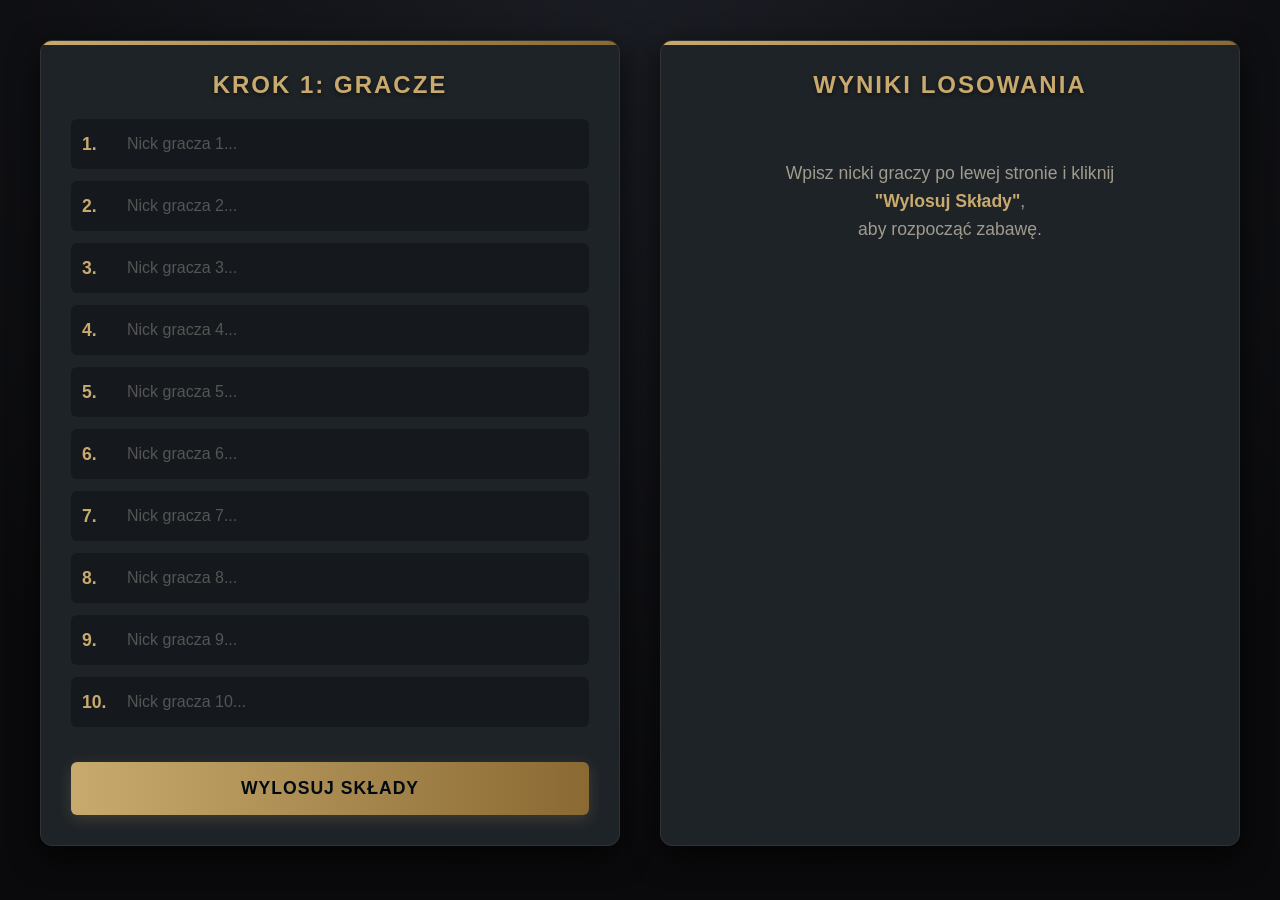
<file: index.html>
<!DOCTYPE html>
<html lang="pl">
<head>
    <meta charset="UTF-8">
    <meta name="viewport" content="width=device-width, initial-scale=1.0">
    <title>Losowacz Customów LoL</title>
    <style>
        /* --- STYLIZACJA (CSS) --- */
        :root {
            /* Kolorystyka w stylu League of Legends (Hextech / Dark) */
            --bg-dark: #0a0a0c;
            --panel-bg: #1e2328;
            --border-color: #c8aa6e; /* Złoty / Hextech */
            --border-hover: #f0e6d2;
            --text-main: #f0e6d2;
            --text-muted: #a09b8c;
            --blue-team: #0ac8b9;
            --red-team: #e84057;
            --btn-bg: linear-gradient(to right, #c8aa6e, #8a6a32);
            --btn-hover: linear-gradient(to right, #f0e6d2, #c8aa6e);
        }

        * {
            box-sizing: border-box;
            margin: 0;
            padding: 0;
        }

        body {
            font-family: 'Segoe UI', Tahoma, Geneva, Verdana, sans-serif;
            background-color: var(--bg-dark);
            color: var(--text-main);
            min-height: 100vh;
            display: flex;
            justify-content: center;
            align-items: flex-start;
            padding: 40px 20px;
            /* Subtelne tło z gradientem dla głębi */
            background-image: radial-gradient(circle at top, #1a1c23 0%, var(--bg-dark) 80%);
        }

        h1, h2, h3 {
            color: var(--border-color);
            text-align: center;
            text-transform: uppercase;
            letter-spacing: 2px;
            margin-bottom: 20px;
            text-shadow: 0 2px 4px rgba(0,0,0,0.5);
        }

        .container {
            display: flex;
            flex-wrap: wrap;
            gap: 40px;
            max-width: 1200px;
            width: 100%;
        }

        .panel {
            background-color: var(--panel-bg);
            padding: 30px;
            border-radius: 12px;
            border: 1px solid #333;
            flex: 1;
            min-width: 320px;
            box-shadow: 0 10px 30px rgba(0, 0, 0, 0.7);
            position: relative;
            overflow: hidden;
        }

        /* Ozdobny pasek na górze panelu */
        .panel::before {
            content: '';
            position: absolute;
            top: 0;
            left: 0;
            right: 0;
            height: 4px;
            background: var(--btn-bg);
        }

        /* --- KROK 1: Pola tekstowe --- */
        .players-grid {
            display: grid;
            grid-template-columns: 1fr;
            gap: 12px;
            margin-bottom: 20px;
        }

        .player-input-group {
            display: flex;
            align-items: center;
            background: rgba(0,0,0,0.3);
            border: 1px solid transparent;
            border-radius: 6px;
            padding: 5px 10px;
            transition: border-color 0.3s;
        }

        .player-input-group:focus-within {
            border-color: var(--border-color);
        }

        .player-input-group label {
            width: 35px;
            color: var(--border-color);
            font-weight: bold;
            font-size: 1.1rem;
        }

        .player-input-group input {
            flex: 1;
            background: transparent;
            border: none;
            color: var(--text-main);
            padding: 10px;
            font-size: 1rem;
            outline: none;
        }

        .player-input-group input::placeholder {
            color: #555;
        }

        /* --- Przyciski --- */
        .action-btn {
            width: 100%;
            background: var(--btn-bg);
            color: #010a13;
            border: none;
            padding: 16px;
            font-size: 1.1rem;
            font-weight: bold;
            text-transform: uppercase;
            letter-spacing: 1px;
            cursor: pointer;
            border-radius: 6px;
            margin-top: 15px;
            transition: all 0.3s ease;
            box-shadow: 0 4px 15px rgba(200, 170, 110, 0.2);
        }

        .action-btn:hover {
            transform: translateY(-2px);
            background: var(--btn-hover);
            box-shadow: 0 6px 20px rgba(200, 170, 110, 0.4);
        }

        .action-btn:disabled {
            background: #333;
            color: #777;
            cursor: not-allowed;
            transform: none;
            box-shadow: none;
        }

        /* --- KROK 2,3,4: Tabele drużyn --- */
        .teams-wrapper {
            display: flex;
            flex-direction: column;
            gap: 20px;
            margin-bottom: 20px;
        }

        .team-box {
            padding: 20px;
            border-radius: 10px;
            border: 2px solid transparent;
            background: rgba(0,0,0,0.2);
        }

        .team-blue {
            border-color: rgba(10, 200, 185, 0.3);
            box-shadow: inset 0 0 20px rgba(10, 200, 185, 0.05);
        }

        .team-blue h3 { color: var(--blue-team); }

        .team-red {
            border-color: rgba(232, 64, 87, 0.3);
            box-shadow: inset 0 0 20px rgba(232, 64, 87, 0.05);
        }

        .team-red h3 { color: var(--red-team); }

        .player-list {
            list-style: none;
        }

        .player-list li {
            background: rgba(255,255,255,0.03);
            margin-bottom: 8px;
            padding: 12px 15px;
            border-radius: 6px;
            display: flex;
            justify-content: space-between;
            align-items: center;
            border-left: 3px solid transparent;
            transition: all 0.3s;
        }

        .team-blue .player-list li { border-left-color: var(--blue-team); }
        .team-red .player-list li { border-left-color: var(--red-team); }

        .player-name { 
            font-weight: 600; 
            font-size: 1.05rem; 
        }
        
        .player-details {
            text-align: right;
        }

        .player-role { 
            color: var(--border-color); 
            font-size: 0.9rem; 
            font-weight: bold;
            text-transform: uppercase;
        }

        .player-champ { 
            color: var(--text-muted); 
            font-style: italic; 
            font-size: 0.95rem;
            margin-left: 8px;
        }

        /* --- Stany i animacje --- */
        .hidden {
            display: none !important;
        }

        .fade-in {
            animation: fadeIn 0.5s ease-out forwards;
        }

        @keyframes fadeIn {
            from { opacity: 0; transform: translateY(15px); }
            to { opacity: 1; transform: translateY(0); }
        }

        /* Komunikat startowy */
        .placeholder-msg {
            text-align: center;
            color: var(--text-muted);
            margin-top: 60px;
            font-size: 1.1rem;
            line-height: 1.6;
        }

        @media (max-width: 768px) {
            .container { flex-direction: column; }
        }
    </style>
</head>
<body>

    <div class="container fade-in">
        <!-- LEWY PANEL - Wprowadzanie graczy -->
        <div class="panel">
            <h2>Krok 1: Gracze</h2>
            <div id="inputs-container" class="players-grid">
                <!-- Pola wygenerowane przez JavaScript -->
            </div>
            <button id="btn-teams" class="action-btn">Wylosuj Składy</button>
        </div>

        <!-- PRAWY PANEL - Wyniki -->
        <div class="panel">
            <h2>Wyniki Losowania</h2>
            
            <!-- Komunikat widoczny na start -->
            <div id="placeholder-msg" class="placeholder-msg">
                Wpisz nicki graczy po lewej stronie i kliknij <br>
                <strong style="color: var(--border-color);">"Wylosuj Składy"</strong>, <br>aby rozpocząć zabawę.
            </div>

            <!-- Kontener na wyniki (ukryty na start) -->
            <div id="results-area" class="hidden">
                <div class="teams-wrapper">
                    <!-- Niebieska drużyna -->
                    <div class="team-box team-blue">
                        <h3>Niebieska Drużyna</h3>
                        <ul id="blue-list" class="player-list"></ul>
                    </div>

                    <!-- Czerwona drużyna -->
                    <div class="team-box team-red">
                        <h3>Czerwona Drużyna</h3>
                        <ul id="red-list" class="player-list"></ul>
                    </div>
                </div>

                <!-- Przyciski do kolejnych kroków (ukryte na start) -->
                <button id="btn-roles" class="action-btn hidden">Wylosuj Linie</button>
                <button id="btn-champs" class="action-btn hidden">Wylosuj Postacie</button>
            </div>
        </div>
    </div>

    <script>
        // ==========================================
        // KONFIGURACJA I ZMIENNE
        // ==========================================
        
        // Dostępne role (linie) na mapie
        const ROLES = ["Top", "Jungle", "Mid", "ADC", "Support"];
        
        // Zmienne przechowujące aktualny stan aplikacji
        let players = [];
        let blueTeam = [];
        let redTeam = [];

        // Pobieranie elementów interfejsu (HTML) do zmiennych, aby łatwo nimi zarządzać
        const inputsContainer = document.getElementById('inputs-container');
        const btnTeams = document.getElementById('btn-teams');
        const btnRoles = document.getElementById('btn-roles');
        const btnChamps = document.getElementById('btn-champs');
        
        const resultsArea = document.getElementById('results-area');
        const placeholderMsg = document.getElementById('placeholder-msg');
        const blueList = document.getElementById('blue-list');
        const redList = document.getElementById('red-list');

        // ==========================================
        // FUNKCJE POMOCNICZE
        // ==========================================

        // 1. Generowanie 10 pól do wpisania nicków przy starcie strony
        function createInputs() {
            for (let i = 1; i <= 10; i++) {
                const div = document.createElement('div');
                div.className = 'player-input-group';
                div.innerHTML = `
                    <label>${i}.</label>
                    <input type="text" id="player${i}" placeholder="Nick gracza ${i}..." />
                `;
                inputsContainer.appendChild(div);
            }
        }

        // 2. Funkcja mieszająca tablicę (algorytm Fisher-Yates) - zapewnia 100% losowości
        function shuffleArray(array) {
            let shuffled = [...array];
            for (let i = shuffled.length - 1; i > 0; i--) {
                const j = Math.floor(Math.random() * (i + 1));
                // Zamiana miejscami
                [shuffled[i], shuffled[j]] = [shuffled[j], shuffled[i]];
            }
            return shuffled;
        }

        // 3. Funkcja wyświetlająca drużyny na ekranie (aktualizuje HTML)
        function renderTeams() {
            // Czyszczenie aktualnych list HTML
            blueList.innerHTML = '';
            redList.innerHTML = '';

            // Funkcja pomocnicza generująca HTML pojedynczego gracza
            const generatePlayerHTML = (player) => {
                let html = `<span class="player-name">${player.name}</span><div class="player-details">`;
                if (player.role) {
                    html += `<span class="player-role">${player.role}</span>`;
                }
                if (player.champion) {
                    // Jeśli ma postać, dodajemy ją za rolą
                    html += `<span class="player-champ">${player.role ? '|' : ''} ${player.champion}</span>`;
                }
                html += `</div>`;
                return `<li>${html}</li>`;
            };

            // Dodawanie graczy do listy Niebieskich
            blueTeam.forEach(player => {
                blueList.innerHTML += generatePlayerHTML(player);
            });

            // Dodawanie graczy do listy Czerwonych
            redTeam.forEach(player => {
                redList.innerHTML += generatePlayerHTML(player);
            });
        }

        // ==========================================
        // GŁÓWNA LOGIKA - OBSŁUGA PRZYCISKÓW
        // ==========================================

        // KROK 2: LOSOWANIE SKŁADÓW (Podział na 2 drużyny)
        btnTeams.addEventListener('click', () => {
            players = []; // Resetowanie listy w razie ponownego kliknięcia

            // Zbieranie nicków ze wszystkich 10 pól
            for (let i = 1; i <= 10; i++) {
                let name = document.getElementById(`player${i}`).value.trim();
                // Jeśli ktoś nie wpisał nicku, dajemy mu domyślny "Gracz X"
                if (name === "") name = `Gracz ${i}`;
                
                // Tworzymy obiekt gracza (na początku nie ma roli ani postaci)
                players.push({ name: name, role: null, champion: null });
            }

            // Losowe mieszanie listy graczy
            const shuffledPlayers = shuffleArray(players);

            // Podział graczy: pierwsi 5 to Niebiescy, kolejni 5 to Czerwoni
            blueTeam = shuffledPlayers.slice(0, 5);
            redTeam = shuffledPlayers.slice(5, 10);

            // Aktualizacja wyglądu (ukrywamy komunikat startowy, pokazujemy wyniki)
            placeholderMsg.classList.add('hidden');
            resultsArea.classList.remove('hidden');
            
            // Renderowanie HTML
            renderTeams();

            // Zarządzanie przyciskami (pokazujemy Krok 3, ukrywamy Krok 4 i resetujemy jego stan w razie ponownego losowania)
            btnRoles.classList.remove('hidden');
            btnRoles.classList.add('fade-in');
            
            btnChamps.classList.add('hidden');
            btnChamps.disabled = false;
            btnChamps.innerText = "Wylosuj Postacie";
        });

        // KROK 3: LOSOWANIE LINII (Ról w grze)
        btnRoles.addEventListener('click', () => {
            // Mieszamy pulę 5 ról niezależnie dla każdej z drużyn
            const blueRoles = shuffleArray(ROLES);
            const redRoles = shuffleArray(ROLES);

            // Przypisywanie wylosowanych ról graczom
            blueTeam.forEach((player, index) => {
                player.role = blueRoles[index];
            });

            redTeam.forEach((player, index) => {
                player.role = redRoles[index];
            });

            // Aktualizacja widoku
            renderTeams();

            // Ukrywamy przycisk ról i pokazujemy kolejny krok: Losowanie Postaci
            btnRoles.classList.add('hidden');
            
            btnChamps.classList.remove('hidden');
            btnChamps.classList.add('fade-in');
        });

        // KROK 4: POBIERANIE Z API I LOSOWANIE POSTACI (Championów)
        // Słowo 'async' oznacza, że funkcja wykonuje zapytania do internetu w tle
        btnChamps.addEventListener('click', async () => {
            // Zabezpieczenie przed wielokrotnym klikaniem podczas ładowania
            btnChamps.disabled = true;
            btnChamps.innerText = "Pobieranie danych z API Riot...";

            try {
                // Krok 4.1: Pobranie najnowszego numeru Patcha (wersji gry)
                const versionResponse = await fetch('https://ddragon.leagueoflegends.com/api/versions.json');
                const versions = await versionResponse.json();
                const latestPatch = versions[0]; // Pierwszy element to najnowszy patch

                // Krok 4.2: Pobranie aktualnej listy postaci dla tej konkretnej wersji w języku polskim
                const champsResponse = await fetch(`https://ddragon.leagueoflegends.com/cdn/${latestPatch}/data/pl_PL/champion.json`);
                const champsData = await champsResponse.json();
                
                // champsData.data to obiekt, wyciągamy z niego tylko nazwy postaci do tablicy
                const allChampions = Object.values(champsData.data).map(champ => champ.name);

                // Mieszamy pulę wszystkich postaci (ponad 160)
                const shuffledChampions = shuffleArray(allChampions);

                // Przypisujemy unikalne postacie każdemu z 10 graczy
                // Używamy indeksów od 0 do 4 dla Niebieskich i od 5 do 9 dla Czerwonych
                blueTeam.forEach((player, index) => {
                    player.champion = shuffledChampions[index];
                });

                redTeam.forEach((player, index) => {
                    player.champion = shuffledChampions[index + 5];
                });

                // Aktualizacja widoku z wylosowanymi postaciami
                renderTeams();
                
                // Koniec procesu - ukrywamy przycisk
                btnChamps.classList.add('hidden');

            } catch (error) {
                // W razie problemu z internetem lub API
                console.error("Wystąpił błąd podczas pobierania danych:", error);
                btnChamps.innerText = "Błąd pobierania! Spróbuj ponownie.";
                btnChamps.disabled = false; // Pozwalamy kliknąć jeszcze raz
            }
        });

        // ==========================================
        // START APLIKACJI
        // ==========================================
        // Tworzymy pola tekstowe od razu po załadowaniu skryptu
        createInputs();

    </script>
</body>
</html>
</file>
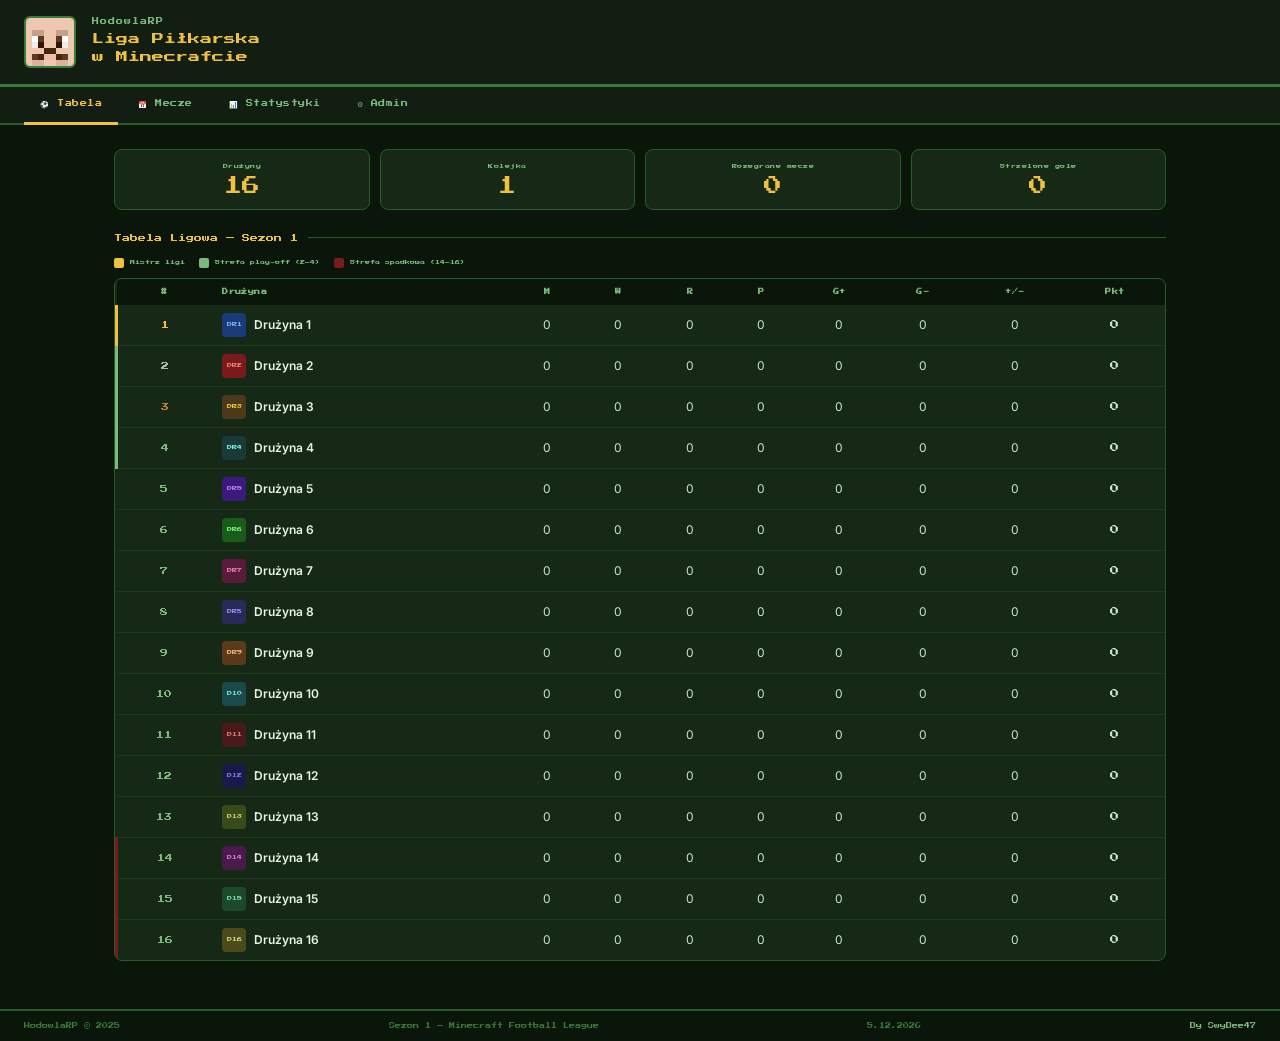
<file: LigaPilkarska/index.html>
<!DOCTYPE html>
<html lang="pl">
<head>
<meta charset="UTF-8" />
<meta name="viewport" content="width=device-width, initial-scale=1.0" />
<title>Liga Piłkarska – HodowlaRP</title>
<link href="https://fonts.googleapis.com/css2?family=Press+Start+2P&family=Inter:wght@400;500;600;700&display=swap" rel="stylesheet" />
<style>
  *, *::before, *::after { box-sizing: border-box; margin: 0; padding: 0; }

  :root {
    --bg:        #0a160a;
    --bg2:       #111e11;
    --bg3:       #162916;
    --border:    #2a5a2a;
    --border2:   #1e3a1e;
    --green:     #3a7a3a;
    --green-lt:  #7db87d;
    --gold:      #f0c040;
    --gold-dk:   #b88e20;
    --white:     #e8f4e8;
    --muted:     #c8e6c8;
    --red-zone:  #7a1a1a;
    --font-px:   'Press Start 2P', monospace;
    --font-body: 'Inter', sans-serif;
  }

  html, body { height: 100%; }
  body {
    font-family: var(--font-body);
    background: var(--bg);
    color: var(--white);
    min-height: 100vh;
  }

  /* ── HEADER ── */
  .site-header {
    background: var(--bg2);
    border-bottom: 3px solid var(--green);
    padding: 1rem 1.5rem;
    display: flex;
    align-items: center;
    gap: 1rem;
    position: sticky;
    top: 0;
    z-index: 100;
  }
  .logo-img {
    width: 52px; height: 52px;
    border-radius: 6px;
    border: 2px solid var(--green);
    image-rendering: pixelated;
    flex-shrink: 0;
    overflow: hidden;
  }
  .logo-img img { width: 100%; height: 100%; object-fit: cover; display: block; image-rendering: pixelated; }
  .header-text {}
  .header-sub { font-family: var(--font-px); font-size: 7px; color: var(--green-lt); letter-spacing: 1px; margin-bottom: 5px; }
  .header-title { font-family: var(--font-px); font-size: 12px; color: var(--gold); line-height: 1.5; }

  /* ── NAV ── */
  .site-nav {
    background: var(--bg2);
    border-bottom: 2px solid var(--border);
    display: flex;
    padding: 0 1.5rem;
    gap: 4px;
  }
  .nav-btn {
    font-family: var(--font-px);
    font-size: 7px;
    color: var(--green-lt);
    background: none;
    border: none;
    border-bottom: 3px solid transparent;
    margin-bottom: -2px;
    padding: 0.8rem 1rem;
    cursor: pointer;
    letter-spacing: 0.5px;
    transition: color .2s;
  }
  .nav-btn:hover { color: var(--white); }
  .nav-btn.active { color: var(--gold); border-bottom-color: var(--gold); }

  /* ── MAIN ── */
  .main { padding: 1.5rem; max-width: 1100px; margin: 0 auto; }

  /* ── STATS CARDS ── */
  .stats-row { display: grid; grid-template-columns: repeat(4, 1fr); gap: 10px; margin-bottom: 1.5rem; }
  @media (max-width: 600px) { .stats-row { grid-template-columns: repeat(2, 1fr); } }
  .stat-card {
    background: var(--bg3);
    border: 1px solid var(--border);
    border-radius: 8px;
    padding: 14px 10px;
    text-align: center;
  }
  .stat-label { font-family: var(--font-px); font-size: 5px; color: var(--green-lt); margin-bottom: 8px; letter-spacing: .5px; }
  .stat-value { font-family: var(--font-px); font-size: 18px; color: var(--gold); }

  /* ── SECTION TITLE ── */
  .section-title {
    font-family: var(--font-px);
    font-size: 8px;
    color: var(--gold);
    margin-bottom: 1rem;
    display: flex;
    align-items: center;
    gap: 10px;
  }
  .section-title::after { content: ''; flex: 1; height: 1px; background: var(--border); }

  /* ── LEGEND ── */
  .legend { display: flex; flex-wrap: wrap; gap: 14px; margin-bottom: 10px; }
  .legend-item { display: flex; align-items: center; gap: 6px; font-family: var(--font-px); font-size: 5px; color: var(--green-lt); }
  .legend-dot { width: 10px; height: 10px; border-radius: 2px; }

  /* ── TABLE ── */
  .table-wrap { background: var(--bg3); border: 1px solid var(--border); border-radius: 8px; overflow-x: auto; margin-bottom: 1.5rem; }
  .liga-table { width: 100%; border-collapse: collapse; font-size: 12px; min-width: 600px; }
  .liga-table th {
    font-family: var(--font-px);
    font-size: 6px;
    color: var(--green-lt);
    background: var(--bg);
    padding: 10px 10px;
    text-align: left;
    white-space: nowrap;
    letter-spacing: .4px;
  }
  .liga-table th:not(:nth-child(2)) { text-align: center; }
  .liga-table td { padding: 8px 10px; color: var(--muted); border-bottom: 1px solid var(--border2); vertical-align: middle; }
  .liga-table td:not(:nth-child(2)) { text-align: center; }
  .liga-table tbody tr:last-child td { border-bottom: none; }
  .liga-table tbody tr:hover td { background: var(--border2); }

  .zone-champ td:first-child { border-left: 3px solid var(--gold); }
  .zone-playoff td:first-child { border-left: 3px solid var(--green-lt); }
  .zone-rel td:first-child { border-left: 3px solid var(--red-zone); }

  .pos-num { font-family: var(--font-px); font-size: 8px; color: var(--green-lt); }
  .pos-gold   { color: var(--gold); }
  .pos-silver { color: #b0b8b0; }
  .pos-bronze { color: #cd7f32; }

  .team-cell { display: flex; align-items: center; gap: 8px; }
  .team-icon {
    width: 24px; height: 24px;
    border-radius: 4px;
    font-family: var(--font-px);
    font-size: 5px;
    display: flex; align-items: center; justify-content: center;
    flex-shrink: 0;
  }
  .team-name { font-weight: 600; color: var(--white); font-size: 12px; }
  .pts-cell { font-family: var(--font-px); font-size: 9px; color: var(--gold); }

  /* ── TABS CONTENT ── */
  .tab-content { display: none; }
  .tab-content.active { display: block; }

  /* ── MECZE ── */
  .mecze-grid { display: flex; flex-direction: column; gap: 8px; }
  .kolejka-label {
    font-family: var(--font-px);
    font-size: 6px;
    color: var(--green-lt);
    margin: 1rem 0 6px;
    letter-spacing: 1px;
  }
  .mecz-card {
    background: var(--bg3);
    border: 1px solid var(--border);
    border-radius: 8px;
    padding: 12px 16px;
    display: flex;
    align-items: center;
    gap: 8px;
  }
  .mecz-team { flex: 1; font-weight: 600; font-size: 13px; color: var(--white); }
  .mecz-team.right { text-align: right; }
  .mecz-score {
    font-family: var(--font-px);
    font-size: 10px;
    color: var(--gold);
    background: var(--bg);
    border: 1px solid var(--green);
    border-radius: 6px;
    padding: 6px 16px;
    white-space: nowrap;
    min-width: 80px;
    text-align: center;
  }
  .mecz-score.played { color: var(--white); }
  .mecz-date { font-family: var(--font-px); font-size: 5px; color: var(--green-lt); white-space: nowrap; }

  /* ── STATYSTYKI ── */
  .stats-section { margin-bottom: 2rem; }
  .stats-table-wrap { background: var(--bg3); border: 1px solid var(--border); border-radius: 8px; overflow-x: auto; }
  .stats-table { width: 100%; border-collapse: collapse; font-size: 12px; min-width: 400px; }
  .stats-table th { font-family: var(--font-px); font-size: 6px; color: var(--green-lt); background: var(--bg); padding: 10px; text-align: left; }
  .stats-table th:not(:nth-child(2)) { text-align: center; }
  .stats-table td { padding: 8px 10px; color: var(--muted); border-bottom: 1px solid var(--border2); vertical-align: middle; }
  .stats-table td:not(:nth-child(2)) { text-align: center; }
  .stats-table tbody tr:last-child td { border-bottom: none; }
  .stats-table tbody tr:hover td { background: var(--border2); }
  .rank-num { font-family: var(--font-px); font-size: 8px; color: var(--green-lt); }
  .highlight { font-family: var(--font-px); font-size: 9px; color: var(--gold); }

  /* ── ADMIN PANEL ── */
  .admin-section { background: var(--bg3); border: 1px solid var(--border); border-radius: 8px; padding: 1.25rem; margin-bottom: 1.5rem; }
  .admin-row { display: flex; flex-wrap: wrap; gap: 10px; margin-bottom: 10px; align-items: flex-end; }
  .admin-field { display: flex; flex-direction: column; gap: 4px; }
  .admin-field label { font-family: var(--font-px); font-size: 5px; color: var(--green-lt); letter-spacing: .5px; }
  .admin-field select, .admin-field input {
    font-family: var(--font-body);
    font-size: 13px;
    background: var(--bg);
    color: var(--white);
    border: 1px solid var(--border);
    border-radius: 6px;
    padding: 7px 10px;
    min-width: 120px;
  }
  .admin-field input[type=number] { min-width: 60px; max-width: 80px; }
  .btn {
    font-family: var(--font-px);
    font-size: 7px;
    color: var(--bg);
    background: var(--gold);
    border: none;
    border-radius: 6px;
    padding: 9px 14px;
    cursor: pointer;
    letter-spacing: .5px;
    transition: background .15s;
  }
  .btn:hover { background: #d4a830; }
  .btn-red { background: #7a2a2a; color: var(--white); }
  .btn-red:hover { background: #9a3a3a; }

  .msg { font-family: var(--font-px); font-size: 6px; color: #7af07a; margin-top: 8px; min-height: 14px; }

  /* ── FOOTER ── */
  .site-footer {
    background: var(--bg);
    border-top: 2px solid var(--border);
    padding: 12px 1.5rem;
    font-family: var(--font-px);
    font-size: 6px;
    color: var(--green);
    display: flex;
    justify-content: space-between;
    align-items: center;
    flex-wrap: wrap;
    gap: 6px;
  }
</style>
</head>
<body>

<header class="site-header">
  <div class="logo-img">
    <img src="[data-uri]" alt="Hodox" />
  </div>
  <div class="header-text">
    <div class="header-sub">HodowlaRP</div>
    <div class="header-title">Liga Piłkarska<br>w Minecrafcie</div>
  </div>
</header>

<nav class="site-nav">
  <button class="nav-btn active" onclick="switchTab('tabela', this)">⚽ Tabela</button>
  <button class="nav-btn" onclick="switchTab('mecze', this)">📅 Mecze</button>
  <button class="nav-btn" onclick="switchTab('statystyki', this)">📊 Statystyki</button>
  <button class="nav-btn" onclick="switchTab('admin', this)">⚙ Admin</button>
</nav>

<main class="main">

  <!-- ── TABELA ── -->
  <section id="tab-tabela" class="tab-content active">
    <div class="stats-row">
      <div class="stat-card"><div class="stat-label">Drużyny</div><div class="stat-value" id="s-teams">16</div></div>
      <div class="stat-card"><div class="stat-label">Kolejka</div><div class="stat-value" id="s-kolejka">1</div></div>
      <div class="stat-card"><div class="stat-label">Rozegrane mecze</div><div class="stat-value" id="s-mecze">0</div></div>
      <div class="stat-card"><div class="stat-label">Strzelone gole</div><div class="stat-value" id="s-gole">0</div></div>
    </div>

    <div class="section-title">Tabela Ligowa — Sezon 1</div>
    <div class="legend">
      <div class="legend-item"><div class="legend-dot" style="background:#f0c040"></div>Mistrz ligi</div>
      <div class="legend-item"><div class="legend-dot" style="background:#7db87d"></div>Strefa play-off (2–4)</div>
      <div class="legend-item"><div class="legend-dot" style="background:#7a1a1a"></div>Strefa spadkowa (14–16)</div>
    </div>
    <div class="table-wrap">
      <table class="liga-table">
        <thead>
          <tr>
            <th style="text-align:center">#</th>
            <th>Drużyna</th>
            <th title="Mecze">M</th>
            <th title="Wygrane">W</th>
            <th title="Remisy">R</th>
            <th title="Porażki">P</th>
            <th title="Gole zdobyte">G+</th>
            <th title="Gole stracone">G-</th>
            <th title="Różnica bramek">+/-</th>
            <th title="Punkty">Pkt</th>
          </tr>
        </thead>
        <tbody id="tabela-body"></tbody>
      </table>
    </div>
  </section>

  <!-- ── MECZE ── -->
  <section id="tab-mecze" class="tab-content">
    <div class="section-title">Terminarz & Wyniki</div>
    <div class="mecze-grid" id="mecze-list"></div>
  </section>

  <!-- ── STATYSTYKI ── -->
  <section id="tab-statystyki" class="tab-content">
    <div class="section-title">Statystyki Drużyn</div>
    <div class="stats-section">
      <div class="stats-table-wrap">
        <table class="stats-table">
          <thead>
            <tr>
              <th style="text-align:center">#</th>
              <th>Drużyna</th>
              <th title="Mecze">M</th>
              <th title="Gole zdobyte">G+</th>
              <th title="Gole stracone">G-</th>
              <th title="Średnia goli na mecz">Śr. G/M</th>
              <th title="Wygrane">W</th>
              <th title="Seria">Seria</th>
            </tr>
          </thead>
          <tbody id="stats-body"></tbody>
        </table>
      </div>
    </div>
  </section>

  <!-- ── ADMIN ── -->
  <section id="tab-admin" class="tab-content">
    <div class="section-title">Panel Administratora</div>

    <!-- LOGIN -->
    <div id="admin-login" class="admin-section">
      <div class="section-title" style="font-size:6px;color:var(--green-lt);">Wprowadź hasło</div>
      <div class="admin-row">
        <div class="admin-field">
          <label>Hasło</label>
          <input type="password" id="admin-pass" placeholder="••••••" onkeydown="if(event.key==='Enter')checkPass()" />
        </div>
        <button class="btn" onclick="checkPass()">Zaloguj</button>
      </div>
      <div class="msg" id="login-msg"></div>
    </div>

    <!-- PANEL (ukryty domyślnie) -->
    <div id="admin-panel" style="display:none">
      <div style="display:flex;justify-content:flex-end;margin-bottom:1rem;">
        <button class="btn btn-red" onclick="logoutAdmin()" style="font-size:6px;padding:6px 10px;">🔒 Wyloguj</button>
      </div>

    <div class="admin-section">
      <div class="section-title" style="font-size:6px;color:var(--green-lt);">Dodaj Wynik Meczu</div>
      <div class="admin-row">
        <div class="admin-field">
          <label>Drużyna Gospodarz</label>
          <select id="a-home"></select>
        </div>
        <div class="admin-field">
          <label>Gole Gospod.</label>
          <input type="number" id="a-hgoal" min="0" value="0" />
        </div>
        <div class="admin-field">
          <label>Gole Gości</label>
          <input type="number" id="a-agoal" min="0" value="0" />
        </div>
        <div class="admin-field">
          <label>Drużyna Gość</label>
          <select id="a-away"></select>
        </div>
        <div class="admin-field">
          <label>Kolejka</label>
          <input type="number" id="a-kolejka" min="1" value="1" />
        </div>
        <button class="btn" onclick="addResult()">Zapisz wynik</button>
      </div>
      <div class="msg" id="admin-msg"></div>
    </div>

    <div class="admin-section">
      <div class="section-title" style="font-size:6px;color:var(--green-lt);">Zmień Nazwy Drużyn</div>
      <div id="team-names-grid" style="display:grid;grid-template-columns:repeat(auto-fill,minmax(220px,1fr));gap:10px;margin-bottom:10px;"></div>
      <button class="btn" onclick="saveTeamNames()">Zapisz nazwy</button>
      <div class="msg" id="names-msg"></div>
    </div>

    <div class="admin-section">
      <div class="section-title" style="font-size:6px;color:var(--red-zone);">Resetuj Sezon</div>
      <button class="btn btn-red" onclick="resetSeason()">⚠ Resetuj wszystkie dane</button>
    </div>

    </div><!-- /admin-panel -->
  </section>

</main>

<footer class="site-footer">
  <span>HodowlaRP © 2025</span>
  <span>Sezon 1 — Minecraft Football League</span>
  <span id="footer-date"></span>
  <span style="color:var(--green-lt);">By SwyBee47</span>
</footer>

<script>
/* ══════════════════════════════════════════
   DATA
══════════════════════════════════════════ */
const TEAM_COLORS = [
  {bg:"#1a3a7a",fg:"#7ab4f0"}, {bg:"#7a1a1a",fg:"#f07a7a"},
  {bg:"#4a3a1a",fg:"#f0c040"}, {bg:"#1a3a3a",fg:"#7af0d4"},
  {bg:"#3a1a7a",fg:"#c07af0"}, {bg:"#1a5a1a",fg:"#7af07a"},
  {bg:"#5a1a3a",fg:"#f07ab4"}, {bg:"#2a2a5a",fg:"#9090f0"},
  {bg:"#5a3a1a",fg:"#f0b47a"}, {bg:"#1a4a4a",fg:"#7ae0e0"},
  {bg:"#4a1a1a",fg:"#e07a7a"}, {bg:"#1a1a4a",fg:"#7a7ae0"},
  {bg:"#3a4a1a",fg:"#c0d47a"}, {bg:"#4a1a4a",fg:"#d47ad4"},
  {bg:"#1a4a2a",fg:"#7ad4a4"}, {bg:"#4a4a1a",fg:"#d4d47a"},
];

function defaultTeams() {
  return Array.from({length:16}, (_,i) => ({
    name: `Drużyna ${i+1}`,
    skrot: i < 9 ? `DR${i+1}` : `D${i+1}`,
  }));
}

function loadData() {
  try {
    const d = localStorage.getItem('hodowlarp_liga');
    return d ? JSON.parse(d) : null;
  } catch(e) { return null; }
}

function saveData() {
  localStorage.setItem('hodowlarp_liga', JSON.stringify(state));
}

let state = loadData() || {
  teams: defaultTeams(),
  results: [],   // [{home, away, hg, ag, kolejka}]
};

/* ══════════════════════════════════════════
   OBLICZENIA TABELI
══════════════════════════════════════════ */
function calcTable() {
  const rows = state.teams.map((t,i) => ({
    idx: i, name: t.name, skrot: t.skrot,
    m:0, w:0, r:0, p:0, gp:0, gs:0,
    seria: [],
  }));

  for (const res of state.results) {
    const h = rows[res.home], a = rows[res.away];
    if (!h || !a) continue;
    h.m++; a.m++;
    h.gp += res.hg; h.gs += res.ag;
    a.gp += res.ag; a.gs += res.hg;
    if (res.hg > res.ag)      { h.w++; a.p++; h.seria.push('w'); a.seria.push('l'); }
    else if (res.hg < res.ag) { a.w++; h.p++; a.seria.push('w'); h.seria.push('l'); }
    else                       { h.r++; a.r++; h.seria.push('d'); a.seria.push('d'); }
  }

  rows.forEach(r => r.pkt = r.w * 3 + r.r);

  rows.sort((a,b) => {
    if (b.pkt !== a.pkt) return b.pkt - a.pkt;
    const gdA = a.gp - a.gs, gdB = b.gp - b.gs;
    if (gdB !== gdA) return gdB - gdA;
    return b.gp - a.gp;
  });

  return rows;
}

/* ══════════════════════════════════════════
   RENDER TABELA
══════════════════════════════════════════ */
function posClass(i) {
  if (i===0) return 'pos-gold';
  if (i===1) return 'pos-silver';
  if (i===2) return 'pos-bronze';
  return '';
}
function zoneClass(i,n) {
  if (i===0) return 'zone-champ';
  if (i<4)   return 'zone-playoff';
  if (i>=n-3) return 'zone-rel';
  return '';
}

function renderSeria(seria) {
  const last5 = seria.slice(-5);
  return last5.map(s => {
    const col = s==='w' ? '#3a7a3a' : s==='d' ? '#666' : '#7a1a1a';
    const lbl = s==='w' ? 'W' : s==='d' ? 'R' : 'P';
    return `<span style="display:inline-block;width:14px;height:14px;background:${col};border-radius:2px;font-family:var(--font-px);font-size:5px;line-height:14px;text-align:center;color:#fff;margin:1px;">${lbl}</span>`;
  }).join('');
}

function renderTabela() {
  const rows = calcTable();
  const tbody = document.getElementById('tabela-body');
  tbody.innerHTML = '';
  rows.forEach((r,i) => {
    const c = TEAM_COLORS[r.idx];
    const gd = r.gp - r.gs;
    const tr = document.createElement('tr');
    tr.className = zoneClass(i, rows.length);
    tr.innerHTML = `
      <td><span class="pos-num ${posClass(i)}">${i+1}</span></td>
      <td><div class="team-cell">
        <div class="team-icon" style="background:${c.bg};color:${c.fg};">${r.skrot}</div>
        <span class="team-name">${r.name}</span>
      </div></td>
      <td>${r.m}</td>
      <td>${r.w}</td>
      <td>${r.r}</td>
      <td>${r.p}</td>
      <td>${r.gp}</td>
      <td>${r.gs}</td>
      <td style="color:${gd>0?'#7af07a':gd<0?'#f07a7a':'var(--muted)'}">${gd>0?'+':''}${gd}</td>
      <td class="pts-cell">${r.pkt}</td>
    `;
    tbody.appendChild(tr);
  });

  // stats cards
  const played = state.results.length;
  const totalGoals = state.results.reduce((s,r) => s + r.hg + r.ag, 0);
  const maxKolejka = state.results.length ? Math.max(...state.results.map(r=>r.kolejka)) : 1;
  document.getElementById('s-mecze').textContent = played;
  document.getElementById('s-gole').textContent = totalGoals;
  document.getElementById('s-kolejka').textContent = maxKolejka;
}

/* ══════════════════════════════════════════
   RENDER MECZE
══════════════════════════════════════════ */
function renderMecze() {
  const container = document.getElementById('mecze-list');
  container.innerHTML = '';

  const byKolejka = {};
  state.results.forEach(r => {
    if (!byKolejka[r.kolejka]) byKolejka[r.kolejka] = [];
    byKolejka[r.kolejka].push(r);
  });

  const maxK = 15; // max kolejek do wyświetlenia
  for (let k = 1; k <= maxK; k++) {
    const label = document.createElement('div');
    label.className = 'kolejka-label';
    label.textContent = `── Kolejka ${k}`;
    container.appendChild(label);

    const mecze = byKolejka[k] || [];
    if (mecze.length === 0) {
      const empty = document.createElement('div');
      empty.className = 'mecz-card';
      empty.innerHTML = `<span style="font-family:var(--font-px);font-size:6px;color:var(--green-lt);">Brak wyników</span>`;
      container.appendChild(empty);
    } else {
      mecze.forEach(m => {
        const hn = state.teams[m.home]?.name || '?';
        const an = state.teams[m.away]?.name || '?';
        const card = document.createElement('div');
        card.className = 'mecz-card';
        card.innerHTML = `
          <span class="mecz-team">${hn}</span>
          <span class="mecz-score played">${m.hg} — ${m.ag}</span>
          <span class="mecz-team right">${an}</span>
        `;
        container.appendChild(card);
      });
    }
  }
}

/* ══════════════════════════════════════════
   RENDER STATYSTYKI
══════════════════════════════════════════ */
function renderStats() {
  const rows = calcTable();
  const tbody = document.getElementById('stats-body');
  tbody.innerHTML = '';

  const sorted = [...rows].sort((a,b) => b.gp - a.gp);
  sorted.forEach((r,i) => {
    const avg = r.m > 0 ? (r.gp / r.m).toFixed(1) : '0.0';
    const last = r.seria.slice(-1)[0];
    const seriaStr = renderSeria(r.seria);
    const c = TEAM_COLORS[r.idx];
    const tr = document.createElement('tr');
    tr.innerHTML = `
      <td><span class="rank-num">${i+1}</span></td>
      <td><div class="team-cell">
        <div class="team-icon" style="background:${c.bg};color:${c.fg};">${r.skrot}</div>
        <span class="team-name">${r.name}</span>
      </div></td>
      <td>${r.m}</td>
      <td class="highlight">${r.gp}</td>
      <td>${r.gs}</td>
      <td>${avg}</td>
      <td>${r.w}</td>
      <td>${seriaStr || '<span style="font-family:var(--font-px);font-size:5px;color:var(--green-lt);">—</span>'}</td>
    `;
    tbody.appendChild(tr);
  });
}

/* ══════════════════════════════════════════
   ADMIN
══════════════════════════════════════════ */
/* ══════════════════════════════════════════
   ADMIN AUTH
══════════════════════════════════════════ */
const ADMIN_PASS = 'Mis23';

function checkPass() {
  const inp = document.getElementById('admin-pass');
  const msg = document.getElementById('login-msg');
  if (inp.value === ADMIN_PASS) {
    document.getElementById('admin-login').style.display = 'none';
    document.getElementById('admin-panel').style.display = 'block';
    sessionStorage.setItem('admin_ok', '1');
    msg.textContent = '';
  } else {
    msg.style.color = '#f07a7a';
    msg.textContent = '✗ Złe hasło!';
    inp.value = '';
  }
}

function logoutAdmin() {
  sessionStorage.removeItem('admin_ok');
  document.getElementById('admin-login').style.display = 'block';
  document.getElementById('admin-panel').style.display = 'none';
  document.getElementById('admin-pass').value = '';
}

function populateAdminSelects() {
  ['a-home','a-away'].forEach(id => {
    const sel = document.getElementById(id);
    sel.innerHTML = state.teams.map((t,i) => `<option value="${i}">${t.name}</option>`).join('');
  });
  document.getElementById('a-away').selectedIndex = 1;
}

function populateTeamNames() {
  const grid = document.getElementById('team-names-grid');
  grid.innerHTML = state.teams.map((t,i) => `
    <div class="admin-field">
      <label>Drużyna ${i+1}</label>
      <input type="text" id="tn-${i}" value="${t.name}" placeholder="Drużyna ${i+1}" />
    </div>
  `).join('');
}

function saveTeamNames() {
  state.teams = state.teams.map((t,i) => {
    const inp = document.getElementById(`tn-${i}`);
    const name = inp ? inp.value.trim() || t.name : t.name;
    const skrot = name.length <= 3 ? name.toUpperCase() : name.slice(0,3).toUpperCase();
    return { name, skrot };
  });
  saveData();
  renderAll();
  populateAdminSelects();
  document.getElementById('names-msg').textContent = '✓ Nazwy zapisane!';
  setTimeout(() => document.getElementById('names-msg').textContent = '', 2000);
}

function addResult() {
  const home  = parseInt(document.getElementById('a-home').value);
  const away  = parseInt(document.getElementById('a-away').value);
  const hg    = parseInt(document.getElementById('a-hgoal').value) || 0;
  const ag    = parseInt(document.getElementById('a-agoal').value) || 0;
  const kolejka = parseInt(document.getElementById('a-kolejka').value) || 1;
  const msg   = document.getElementById('admin-msg');

  if (home === away) { msg.textContent = '✗ Wybierz dwie różne drużyny!'; return; }

  state.results.push({ home, away, hg, ag, kolejka });
  saveData();
  renderAll();

  const hn = state.teams[home].name, an = state.teams[away].name;
  msg.textContent = `✓ Zapisano: ${hn} ${hg}–${ag} ${an}`;
  setTimeout(() => msg.textContent = '', 3000);
}

function resetSeason() {
  if (!confirm('Na pewno chcesz zresetować wszystkie wyniki? Nazwy drużyn zostaną zachowane.')) return;
  state.results = [];
  saveData();
  renderAll();
}

/* ══════════════════════════════════════════
   NAV
══════════════════════════════════════════ */
function switchTab(id, btn) {
  document.querySelectorAll('.tab-content').forEach(t => t.classList.remove('active'));
  document.querySelectorAll('.nav-btn').forEach(b => b.classList.remove('active'));
  document.getElementById('tab-' + id).classList.add('active');
  btn.classList.add('active');
}

/* ══════════════════════════════════════════
   INIT
══════════════════════════════════════════ */
function renderAll() {
  renderTabela();
  renderMecze();
  renderStats();
}

document.getElementById('footer-date').textContent = new Date().toLocaleDateString('pl-PL');

populateAdminSelects();
populateTeamNames();
renderAll();

// przywróć sesję admina jeśli już zalogowany
if (sessionStorage.getItem('admin_ok') === '1') {
  document.getElementById('admin-login').style.display = 'none';
  document.getElementById('admin-panel').style.display = 'block';
}
</script>
</body>
</html>
</file>
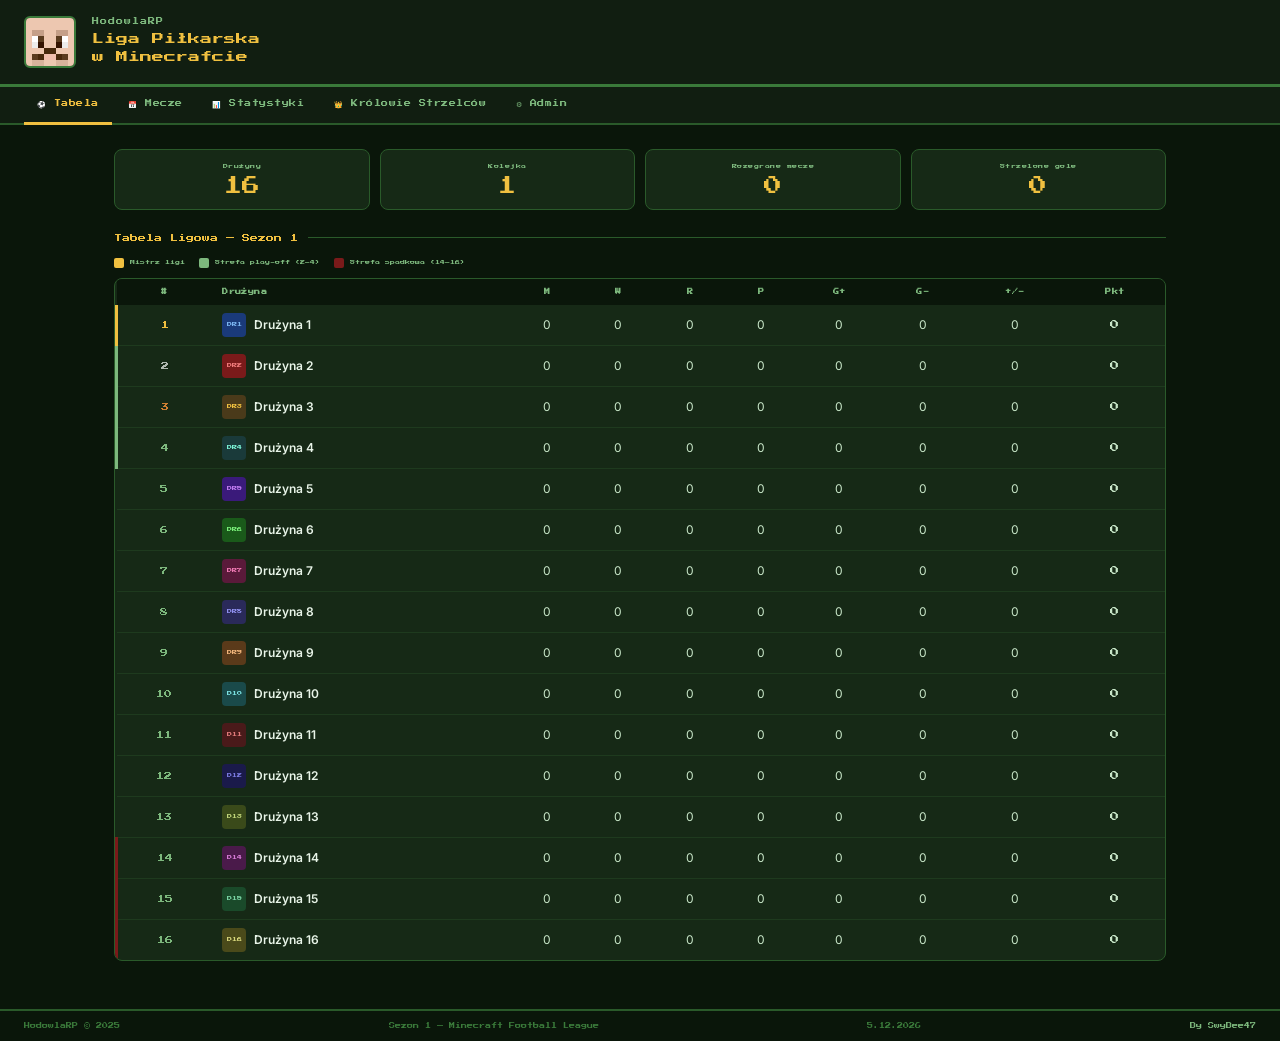
<file: LigaSwyBee/index.html>
<!DOCTYPE html>
<html lang="pl">
<head>
<meta charset="UTF-8" />
<meta name="viewport" content="width=device-width, initial-scale=1.0" />
<title>Liga Piłkarska – HodowlaRP</title>
<link href="https://fonts.googleapis.com/css2?family=Press+Start+2P&family=Inter:wght@400;500;600;700&display=swap" rel="stylesheet" />
<style>
  *, *::before, *::after { box-sizing: border-box; margin: 0; padding: 0; }
  :root {
    --bg:       #0a160a; --bg2: #111e11; --bg3: #162916;
    --border:   #2a5a2a; --border2: #1e3a1e;
    --green:    #3a7a3a; --green-lt: #7db87d;
    --gold:     #f0c040; --white: #e8f4e8; --muted: #c8e6c8;
    --red-zone: #7a1a1a;
    --font-px:  'Press Start 2P', monospace;
    --font-body:'Inter', sans-serif;
  }
  html,body { height:100%; }
  body { font-family:var(--font-body); background:var(--bg); color:var(--white); min-height:100vh; }

  /* HEADER */
  .site-header { background:var(--bg2); border-bottom:3px solid var(--green); padding:1rem 1.5rem; display:flex; align-items:center; gap:1rem; position:sticky; top:0; z-index:100; }
  .logo-img { width:52px; height:52px; border-radius:6px; border:2px solid var(--green); image-rendering:pixelated; flex-shrink:0; overflow:hidden; }
  .logo-img img { width:100%; height:100%; object-fit:cover; display:block; image-rendering:pixelated; }
  .header-sub { font-family:var(--font-px); font-size:7px; color:var(--green-lt); letter-spacing:1px; margin-bottom:5px; }
  .header-title { font-family:var(--font-px); font-size:12px; color:var(--gold); line-height:1.5; }

  /* NAV */
  .site-nav { background:var(--bg2); border-bottom:2px solid var(--border); display:flex; padding:0 1.5rem; gap:4px; flex-wrap:wrap; }
  .nav-btn { font-family:var(--font-px); font-size:7px; color:var(--green-lt); background:none; border:none; border-bottom:3px solid transparent; margin-bottom:-2px; padding:.8rem .8rem; cursor:pointer; letter-spacing:.5px; transition:color .2s; }
  .nav-btn:hover { color:var(--white); }
  .nav-btn.active { color:var(--gold); border-bottom-color:var(--gold); }

  /* MAIN */
  .main { padding:1.5rem; max-width:1100px; margin:0 auto; }

  /* STAT CARDS */
  .stats-row { display:grid; grid-template-columns:repeat(4,1fr); gap:10px; margin-bottom:1.5rem; }
  @media(max-width:600px){ .stats-row { grid-template-columns:repeat(2,1fr); } }
  .stat-card { background:var(--bg3); border:1px solid var(--border); border-radius:8px; padding:14px 10px; text-align:center; }
  .stat-label { font-family:var(--font-px); font-size:5px; color:var(--green-lt); margin-bottom:8px; letter-spacing:.5px; }
  .stat-value { font-family:var(--font-px); font-size:18px; color:var(--gold); }

  /* SECTION TITLE */
  .section-title { font-family:var(--font-px); font-size:8px; color:var(--gold); margin-bottom:1rem; display:flex; align-items:center; gap:10px; }
  .section-title::after { content:''; flex:1; height:1px; background:var(--border); }

  /* LEGEND */
  .legend { display:flex; flex-wrap:wrap; gap:14px; margin-bottom:10px; }
  .legend-item { display:flex; align-items:center; gap:6px; font-family:var(--font-px); font-size:5px; color:var(--green-lt); }
  .legend-dot { width:10px; height:10px; border-radius:2px; }

  /* TABLE */
  .table-wrap { background:var(--bg3); border:1px solid var(--border); border-radius:8px; overflow-x:auto; margin-bottom:1.5rem; }
  .liga-table { width:100%; border-collapse:collapse; font-size:12px; min-width:600px; }
  .liga-table th { font-family:var(--font-px); font-size:6px; color:var(--green-lt); background:var(--bg); padding:10px; text-align:left; white-space:nowrap; letter-spacing:.4px; }
  .liga-table th:not(:nth-child(2)) { text-align:center; }
  .liga-table td { padding:8px 10px; color:var(--muted); border-bottom:1px solid var(--border2); vertical-align:middle; }
  .liga-table td:not(:nth-child(2)) { text-align:center; }
  .liga-table tbody tr:last-child td { border-bottom:none; }
  .liga-table tbody tr:hover td { background:var(--border2); }
  .zone-champ td:first-child { border-left:3px solid var(--gold); }
  .zone-playoff td:first-child { border-left:3px solid var(--green-lt); }
  .zone-rel td:first-child { border-left:3px solid var(--red-zone); }
  .pos-num { font-family:var(--font-px); font-size:8px; color:var(--green-lt); }
  .pos-gold { color:var(--gold); } .pos-silver { color:#b0b8b0; } .pos-bronze { color:#cd7f32; }
  .team-cell { display:flex; align-items:center; gap:8px; }
  .team-icon { width:24px; height:24px; border-radius:4px; font-family:var(--font-px); font-size:5px; display:flex; align-items:center; justify-content:center; flex-shrink:0; }
  .team-name { font-weight:600; color:var(--white); font-size:12px; }
  .pts-cell { font-family:var(--font-px); font-size:9px; color:var(--gold); }

  /* TABS */
  .tab-content { display:none; }
  .tab-content.active { display:block; }

  /* MECZE */
  .mecze-grid { display:flex; flex-direction:column; gap:8px; }
  .kolejka-label { font-family:var(--font-px); font-size:6px; color:var(--green-lt); margin:1rem 0 6px; letter-spacing:1px; }
  .mecz-card { background:var(--bg3); border:1px solid var(--border); border-radius:8px; padding:12px 16px; display:flex; align-items:center; gap:8px; }
  .mecz-team { flex:1; font-weight:600; font-size:13px; color:var(--white); }
  .mecz-team.right { text-align:right; }
  .mecz-score { font-family:var(--font-px); font-size:10px; color:var(--gold); background:var(--bg); border:1px solid var(--green); border-radius:6px; padding:6px 16px; white-space:nowrap; min-width:80px; text-align:center; }
  .mecz-score.played { color:var(--white); }

  /* STATS TABLE */
  .stats-section { margin-bottom:2rem; }
  .stats-table-wrap { background:var(--bg3); border:1px solid var(--border); border-radius:8px; overflow-x:auto; }
  .stats-table { width:100%; border-collapse:collapse; font-size:12px; min-width:400px; }
  .stats-table th { font-family:var(--font-px); font-size:6px; color:var(--green-lt); background:var(--bg); padding:10px; text-align:left; }
  .stats-table th:not(:nth-child(2)):not(:nth-child(3)) { text-align:center; }
  .stats-table td { padding:8px 10px; color:var(--muted); border-bottom:1px solid var(--border2); vertical-align:middle; }
  .stats-table td:not(:nth-child(2)):not(:nth-child(3)) { text-align:center; }
  .stats-table tbody tr:last-child td { border-bottom:none; }
  .stats-table tbody tr:hover td { background:var(--border2); }
  .rank-num { font-family:var(--font-px); font-size:8px; color:var(--green-lt); }
  .highlight { font-family:var(--font-px); font-size:9px; color:var(--gold); }

  /* KROL STRZELCOW special */
  .krol-top3 { background: linear-gradient(90deg, rgba(240,192,64,.07) 0%, transparent 100%) !important; }
  .krol-medal { font-size:14px; }

  /* ADMIN */
  .admin-section { background:var(--bg3); border:1px solid var(--border); border-radius:8px; padding:1.25rem; margin-bottom:1.5rem; }
  .admin-row { display:flex; flex-wrap:wrap; gap:10px; margin-bottom:10px; align-items:flex-end; }
  .admin-field { display:flex; flex-direction:column; gap:4px; }
  .admin-field label { font-family:var(--font-px); font-size:5px; color:var(--green-lt); letter-spacing:.5px; }
  .admin-field select, .admin-field input { font-family:var(--font-body); font-size:13px; background:var(--bg); color:var(--white); border:1px solid var(--border); border-radius:6px; padding:7px 10px; min-width:120px; }
  .admin-field input[type=number] { min-width:60px; max-width:80px; }
  .btn { font-family:var(--font-px); font-size:7px; color:var(--bg); background:var(--gold); border:none; border-radius:6px; padding:9px 14px; cursor:pointer; letter-spacing:.5px; transition:background .15s; }
  .btn:hover { background:#d4a830; }
  .btn-red { background:#7a2a2a; color:var(--white); }
  .btn-red:hover { background:#9a3a3a; }
  .btn-sm { font-size:6px; padding:6px 10px; }
  .msg { font-family:var(--font-px); font-size:6px; color:#7af07a; margin-top:8px; min-height:14px; }
  .msg.err { color:#f07a7a; }

  /* WYNIKI LIST w adminie */
  .results-list { display:flex; flex-direction:column; gap:6px; max-height:300px; overflow-y:auto; }
  .result-row { display:flex; align-items:center; gap:8px; background:var(--bg); border:1px solid var(--border2); border-radius:6px; padding:8px 12px; font-size:12px; }
  .result-row .r-info { flex:1; color:var(--muted); }
  .result-row .r-score { font-family:var(--font-px); font-size:8px; color:var(--gold); margin:0 8px; }

  /* FOOTER */
  .site-footer { background:var(--bg); border-top:2px solid var(--border); padding:12px 1.5rem; font-family:var(--font-px); font-size:6px; color:var(--green); display:flex; justify-content:space-between; align-items:center; flex-wrap:wrap; gap:6px; }
</style>
</head>
<body>

<header class="site-header">
  <div class="logo-img">
    <img src="[data-uri]" alt="Hodox"/>
  </div>
  <div>
    <div class="header-sub">HodowlaRP</div>
    <div class="header-title">Liga Piłkarska<br>w Minecrafcie</div>
  </div>
</header>

<nav class="site-nav">
  <button class="nav-btn active"  onclick="switchTab('tabela',this)">⚽ Tabela</button>
  <button class="nav-btn"         onclick="switchTab('mecze',this)">📅 Mecze</button>
  <button class="nav-btn"         onclick="switchTab('statystyki',this)">📊 Statystyki</button>
  <button class="nav-btn"         onclick="switchTab('krolowie',this)">👑 Królowie Strzelców</button>
  <button class="nav-btn"         onclick="switchTab('admin',this)">⚙ Admin</button>
</nav>

<main class="main">

  <!-- TABELA -->
  <section id="tab-tabela" class="tab-content active">
    <div class="stats-row">
      <div class="stat-card"><div class="stat-label">Drużyny</div><div class="stat-value" id="s-teams">16</div></div>
      <div class="stat-card"><div class="stat-label">Kolejka</div><div class="stat-value" id="s-kolejka">1</div></div>
      <div class="stat-card"><div class="stat-label">Rozegrane mecze</div><div class="stat-value" id="s-mecze">0</div></div>
      <div class="stat-card"><div class="stat-label">Strzelone gole</div><div class="stat-value" id="s-gole">0</div></div>
    </div>
    <div class="section-title">Tabela Ligowa — Sezon 1</div>
    <div class="legend">
      <div class="legend-item"><div class="legend-dot" style="background:#f0c040"></div>Mistrz ligi</div>
      <div class="legend-item"><div class="legend-dot" style="background:#7db87d"></div>Strefa play-off (2–4)</div>
      <div class="legend-item"><div class="legend-dot" style="background:#7a1a1a"></div>Strefa spadkowa (14–16)</div>
    </div>
    <div class="table-wrap">
      <table class="liga-table">
        <thead><tr>
          <th style="text-align:center">#</th><th>Drużyna</th>
          <th title="Mecze">M</th><th title="Wygrane">W</th><th title="Remisy">R</th><th title="Porażki">P</th>
          <th title="Gole zdobyte">G+</th><th title="Gole stracone">G-</th><th title="Różnica bramek">+/-</th><th title="Punkty">Pkt</th>
        </tr></thead>
        <tbody id="tabela-body"></tbody>
      </table>
    </div>
  </section>

  <!-- MECZE -->
  <section id="tab-mecze" class="tab-content">
    <div class="section-title">Terminarz &amp; Wyniki</div>
    <div class="mecze-grid" id="mecze-list"></div>
  </section>

  <!-- STATYSTYKI -->
  <section id="tab-statystyki" class="tab-content">
    <div class="section-title">Statystyki Drużyn</div>
    <div class="stats-section">
      <div class="stats-table-wrap">
        <table class="stats-table">
          <thead><tr>
            <th style="text-align:center">#</th><th>Drużyna</th>
            <th title="Mecze">M</th><th title="Gole zdobyte">G+</th><th title="Gole stracone">G-</th>
            <th title="Śr. goli/mecz">Śr.</th><th title="Wygrane">W</th><th title="Seria">Seria</th>
          </tr></thead>
          <tbody id="stats-body"></tbody>
        </table>
      </div>
    </div>
  </section>

  <!-- KRÓLOWIE STRZELCÓW -->
  <section id="tab-krolowie" class="tab-content">
    <div class="section-title">👑 Królowie Strzelców</div>
    <div class="table-wrap">
      <table class="liga-table" style="min-width:400px;">
        <thead><tr>
          <th style="text-align:center">#</th>
          <th>Gracz</th>
          <th>Drużyna</th>
          <th title="Gole">⚽ Gole</th>
          <th title="Mecze">M</th>
          <th title="Gole na mecz">G/M</th>
        </tr></thead>
        <tbody id="krol-body"></tbody>
      </table>
    </div>
  </section>

  <!-- ADMIN -->
  <section id="tab-admin" class="tab-content">
    <div class="section-title">Panel Administratora</div>

    <!-- LOGIN -->
    <div id="admin-login" class="admin-section">
      <div class="section-title" style="font-size:6px;color:var(--green-lt);">Wprowadź hasło</div>
      <div class="admin-row">
        <div class="admin-field">
          <label>Hasło</label>
          <input type="password" id="admin-pass" placeholder="••••••" onkeydown="if(event.key==='Enter')checkPass()" />
        </div>
        <button class="btn" onclick="checkPass()">Zaloguj</button>
      </div>
      <div class="msg" id="login-msg"></div>
    </div>

    <!-- PANEL -->
    <div id="admin-panel" style="display:none">
      <div style="display:flex;justify-content:flex-end;margin-bottom:1rem;">
        <button class="btn btn-red btn-sm" onclick="logoutAdmin()">🔒 Wyloguj</button>
      </div>

      <!-- EDYTUJ KARTY -->
      <div class="admin-section">
        <div class="section-title" style="font-size:6px;color:var(--green-lt);">🃏 Edytuj Karty Statystyk</div>
        <p style="font-family:var(--font-px);font-size:5px;color:var(--green-lt);margin-bottom:12px;line-height:1.8;">Zostaw pole puste = wartość automatyczna z wyników</p>
        <div class="admin-row">
          <div class="admin-field"><label>Drużyny</label><input type="number" id="k-druzyny" min="0" placeholder="auto" style="max-width:90px;"/></div>
          <div class="admin-field"><label>Kolejka</label><input type="number" id="k-kolejka" min="1" placeholder="auto" style="max-width:90px;"/></div>
          <div class="admin-field"><label>Rozegrane mecze</label><input type="number" id="k-mecze" min="0" placeholder="auto" style="max-width:90px;"/></div>
          <div class="admin-field"><label>Strzelone gole</label><input type="number" id="k-gole" min="0" placeholder="auto" style="max-width:90px;"/></div>
          <button class="btn" onclick="saveKarty()">Zapisz</button>
          <button class="btn btn-red btn-sm" onclick="resetKarty()" style="align-self:flex-end;">Reset do auto</button>
        </div>
        <div class="msg" id="karty-msg"></div>
      </div>

      <!-- DODAJ WYNIK -->
      <div class="admin-section">
        <div class="section-title" style="font-size:6px;color:var(--green-lt);">➕ Dodaj Wynik Meczu</div>
        <div class="admin-row">
          <div class="admin-field"><label>Gospodarz</label><select id="a-home"></select></div>
          <div class="admin-field"><label>Gole Gosp.</label><input type="number" id="a-hgoal" min="0" value="0"/></div>
          <div class="admin-field"><label>Gole Gości</label><input type="number" id="a-agoal" min="0" value="0"/></div>
          <div class="admin-field"><label>Gość</label><select id="a-away"></select></div>
          <div class="admin-field"><label>Kolejka</label><input type="number" id="a-kolejka" min="1" value="1"/></div>
          <button class="btn" onclick="addResult()">Zapisz</button>
        </div>
        <div class="msg" id="admin-msg"></div>
      </div>

      <!-- LISTA WYNIKÓW (edycja/usuń) -->
      <div class="admin-section">
        <div class="section-title" style="font-size:6px;color:var(--green-lt);">📋 Zapisane Wyniki</div>
        <div class="results-list" id="results-list"></div>
      </div>

      <!-- KRÓLOWIE STRZELCÓW - ADMIN -->
      <div class="admin-section">
        <div class="section-title" style="font-size:6px;color:var(--green-lt);">👑 Zarządzaj Królami Strzelców</div>
        <div class="admin-row">
          <div class="admin-field"><label>Gracz (nick)</label><input type="text" id="ks-nick" placeholder="NickGracza" style="min-width:160px;"/></div>
          <div class="admin-field"><label>Drużyna</label><select id="ks-team"></select></div>
          <div class="admin-field"><label>Gole</label><input type="number" id="ks-gole" min="0" value="0"/></div>
          <div class="admin-field"><label>Mecze</label><input type="number" id="ks-mecze" min="0" value="0"/></div>
          <button class="btn" onclick="addStrzelec()">Dodaj / Aktualizuj</button>
        </div>
        <div class="msg" id="ks-msg"></div>
        <div style="margin-top:1rem;">
          <div class="section-title" style="font-size:6px;color:var(--green-lt);margin-bottom:.5rem;">Lista graczy <span id="ks-count" style="color:var(--gold);">(0/64)</span></div>
          <div class="results-list" id="ks-list"></div>
        </div>
      </div>

      <!-- ZMIEŃ NAZWY -->
      <div class="admin-section">
        <div class="section-title" style="font-size:6px;color:var(--green-lt);">✏ Zmień Nazwy Drużyn</div>
        <div id="team-names-grid" style="display:grid;grid-template-columns:repeat(auto-fill,minmax(220px,1fr));gap:10px;margin-bottom:10px;"></div>
        <button class="btn" onclick="saveTeamNames()">Zapisz nazwy</button>
        <div class="msg" id="names-msg"></div>
      </div>

      <!-- RESET -->
      <div class="admin-section">
        <div class="section-title" style="font-size:6px;color:var(--red-zone);">⚠ Resetuj Sezon</div>
        <button class="btn btn-red" onclick="resetSeason()">Resetuj wszystkie dane</button>
      </div>

    </div><!-- /admin-panel -->
  </section>

</main>

<footer class="site-footer">
  <span>HodowlaRP © 2025</span>
  <span>Sezon 1 — Minecraft Football League</span>
  <span id="footer-date"></span>
  <span style="color:var(--green-lt);">By SwyBee47</span>
</footer>

<script>
/* ═══════════════════ COLORS ═══════════════════ */
const TEAM_COLORS = [
  {bg:"#1a3a7a",fg:"#7ab4f0"},{bg:"#7a1a1a",fg:"#f07a7a"},
  {bg:"#4a3a1a",fg:"#f0c040"},{bg:"#1a3a3a",fg:"#7af0d4"},
  {bg:"#3a1a7a",fg:"#c07af0"},{bg:"#1a5a1a",fg:"#7af07a"},
  {bg:"#5a1a3a",fg:"#f07ab4"},{bg:"#2a2a5a",fg:"#9090f0"},
  {bg:"#5a3a1a",fg:"#f0b47a"},{bg:"#1a4a4a",fg:"#7ae0e0"},
  {bg:"#4a1a1a",fg:"#e07a7a"},{bg:"#1a1a4a",fg:"#7a7ae0"},
  {bg:"#3a4a1a",fg:"#c0d47a"},{bg:"#4a1a4a",fg:"#d47ad4"},
  {bg:"#1a4a2a",fg:"#7ad4a4"},{bg:"#4a4a1a",fg:"#d4d47a"},
];

/* ═══════════════════ STATE ═══════════════════ */
function defaultTeams() {
  return Array.from({length:16},(_,i)=>({
    name:`Drużyna ${i+1}`,
    skrot: i<9 ? `DR${i+1}` : `D${i+1}`
  }));
}
function loadData() {
  try { const d=localStorage.getItem('hodowlarp_liga'); return d?JSON.parse(d):null; }
  catch(e){ return null; }
}
function saveData() { localStorage.setItem('hodowlarp_liga', JSON.stringify(state)); }

let state = loadData() || {
  teams: defaultTeams(),
  results: [],
  strzelcy: [],
  karty: null,
};
if (!state.strzelcy) state.strzelcy = [];
if (state.karty === undefined) state.karty = null;

/* ═══════════════════ CALC TABLE ═══════════════════ */
function calcTable() {
  const rows = state.teams.map((t,i)=>({idx:i,name:t.name,skrot:t.skrot,m:0,w:0,r:0,p:0,gp:0,gs:0,seria:[]}));
  for (const res of state.results) {
    const h=rows[res.home], a=rows[res.away];
    if(!h||!a) continue;
    h.m++; a.m++; h.gp+=res.hg; h.gs+=res.ag; a.gp+=res.ag; a.gs+=res.hg;
    if(res.hg>res.ag)      {h.w++;a.p++;h.seria.push('w');a.seria.push('l');}
    else if(res.hg<res.ag) {a.w++;h.p++;a.seria.push('w');h.seria.push('l');}
    else                   {h.r++;a.r++;h.seria.push('d');a.seria.push('d');}
  }
  rows.forEach(r=>r.pkt=r.w*3+r.r);
  rows.sort((a,b)=>{
    if(b.pkt!==a.pkt) return b.pkt-a.pkt;
    const gda=a.gp-a.gs, gdb=b.gp-b.gs;
    if(gdb!==gda) return gdb-gda;
    return b.gp-a.gp;
  });
  return rows;
}

/* ═══════════════════ HELPERS ═══════════════════ */
function posClass(i){ return i===0?'pos-gold':i===1?'pos-silver':i===2?'pos-bronze':''; }
function zoneClass(i,n){ return i===0?'zone-champ':i<4?'zone-playoff':i>=n-3?'zone-rel':''; }
function renderSeria(s){
  return s.slice(-5).map(x=>{
    const col=x==='w'?'#3a7a3a':x==='d'?'#666':'#7a1a1a';
    const lbl=x==='w'?'W':x==='d'?'R':'P';
    return `<span style="display:inline-block;width:14px;height:14px;background:${col};border-radius:2px;font-family:var(--font-px);font-size:5px;line-height:14px;text-align:center;color:#fff;margin:1px;">${lbl}</span>`;
  }).join('');
}
function showMsg(id, txt, isErr=false, dur=2500){
  const el=document.getElementById(id);
  el.textContent=txt; el.className='msg'+(isErr?' err':'');
  setTimeout(()=>el.textContent='', dur);
}

/* ═══════════════════ RENDER TABELA ═══════════════════ */
function renderTabela(){
  const rows=calcTable();
  const tbody=document.getElementById('tabela-body');
  tbody.innerHTML='';
  rows.forEach((r,i)=>{
    const c=TEAM_COLORS[r.idx], gd=r.gp-r.gs;
    const tr=document.createElement('tr');
    tr.className=zoneClass(i,rows.length);
    tr.innerHTML=`
      <td><span class="pos-num ${posClass(i)}">${i+1}</span></td>
      <td><div class="team-cell"><div class="team-icon" style="background:${c.bg};color:${c.fg};">${r.skrot}</div><span class="team-name">${r.name}</span></div></td>
      <td>${r.m}</td><td>${r.w}</td><td>${r.r}</td><td>${r.p}</td>
      <td>${r.gp}</td><td>${r.gs}</td>
      <td style="color:${gd>0?'#7af07a':gd<0?'#f07a7a':'var(--muted)'}">${gd>0?'+':''}${gd}</td>
      <td class="pts-cell">${r.pkt}</td>`;
    tbody.appendChild(tr);
  });
  const k=state.karty||{};
  const played  = (k.mecze  !==undefined && k.mecze  !=='') ? k.mecze   : state.results.length;
  const totalGoals=(k.gole  !==undefined && k.gole   !=='') ? k.gole    : state.results.reduce((s,r)=>s+r.hg+r.ag,0);
  const maxK    = (k.kolejka!==undefined && k.kolejka!=='') ? k.kolejka : (state.results.length?Math.max(...state.results.map(r=>r.kolejka)):1);
  const druzyny = (k.druzyny!==undefined && k.druzyny!=='') ? k.druzyny : state.teams.length;
  document.getElementById('s-teams').textContent=druzyny;
  document.getElementById('s-mecze').textContent=played;
  document.getElementById('s-gole').textContent=totalGoals;
  document.getElementById('s-kolejka').textContent=maxK;
}

/* ═══════════════════ RENDER MECZE ═══════════════════ */
function renderMecze(){
  const container=document.getElementById('mecze-list');
  container.innerHTML='';
  const byK={};
  state.results.forEach(r=>{ if(!byK[r.kolejka]) byK[r.kolejka]=[]; byK[r.kolejka].push(r); });
  for(let k=1;k<=15;k++){
    const lbl=document.createElement('div');
    lbl.className='kolejka-label'; lbl.textContent=`── Kolejka ${k}`;
    container.appendChild(lbl);
    const mecze=byK[k]||[];
    if(!mecze.length){
      const e=document.createElement('div'); e.className='mecz-card';
      e.innerHTML=`<span style="font-family:var(--font-px);font-size:6px;color:var(--green-lt);">Brak wyników</span>`;
      container.appendChild(e);
    } else {
      mecze.forEach(m=>{
        const hn=state.teams[m.home]?.name||'?', an=state.teams[m.away]?.name||'?';
        const card=document.createElement('div'); card.className='mecz-card';
        card.innerHTML=`<span class="mecz-team">${hn}</span><span class="mecz-score played">${m.hg} — ${m.ag}</span><span class="mecz-team right">${an}</span>`;
        container.appendChild(card);
      });
    }
  }
}

/* ═══════════════════ RENDER STATYSTYKI ═══════════════════ */
function renderStats(){
  const rows=calcTable();
  const tbody=document.getElementById('stats-body');
  tbody.innerHTML='';
  [...rows].sort((a,b)=>b.gp-a.gp).forEach((r,i)=>{
    const avg=r.m>0?(r.gp/r.m).toFixed(1):'0.0';
    const c=TEAM_COLORS[r.idx];
    const tr=document.createElement('tr');
    tr.innerHTML=`
      <td><span class="rank-num">${i+1}</span></td>
      <td><div class="team-cell"><div class="team-icon" style="background:${c.bg};color:${c.fg};">${r.skrot}</div><span class="team-name">${r.name}</span></div></td>
      <td>${r.m}</td><td class="highlight">${r.gp}</td><td>${r.gs}</td><td>${avg}</td><td>${r.w}</td>
      <td>${renderSeria(r.seria)||'<span style="font-family:var(--font-px);font-size:5px;color:var(--green-lt);">—</span>'}</td>`;
    tbody.appendChild(tr);
  });
}

/* ═══════════════════ RENDER KRÓLOWIE STRZELCÓW ═══════════════════ */
function renderKrolowie(){
  const sorted=[...state.strzelcy].sort((a,b)=>b.gole-a.gole);
  const tbody=document.getElementById('krol-body');
  tbody.innerHTML='';
  if(!sorted.length){
    tbody.innerHTML=`<tr><td colspan="6" style="text-align:center;font-family:var(--font-px);font-size:6px;color:var(--green-lt);padding:20px;">Brak danych — dodaj graczy w panelu Admina</td></tr>`;
    return;
  }
  sorted.forEach((p,i)=>{
    const medal = i===0?'🥇':i===1?'🥈':i===2?'🥉':'';
    const gpm = p.mecze>0?(p.gole/p.mecze).toFixed(2):'0.00';
    const tName = state.teams[p.team]?.name || '?';
    const c = TEAM_COLORS[p.team] || {bg:'#2a2a2a',fg:'#aaa'};
    const tr=document.createElement('tr');
    if(i<3) tr.classList.add('krol-top3');
    tr.innerHTML=`
      <td><span class="pos-num ${posClass(i)}">${medal||i+1}</span></td>
      <td><span style="font-weight:700;color:var(--white);font-size:13px;">${p.nick}</span></td>
      <td><div class="team-cell"><div class="team-icon" style="background:${c.bg};color:${c.fg};">${state.teams[p.team]?.skrot||'?'}</div><span style="font-size:12px;">${tName}</span></div></td>
      <td class="highlight">${p.gole}</td>
      <td>${p.mecze}</td>
      <td style="color:var(--green-lt);">${gpm}</td>`;
    tbody.appendChild(tr);
  });
}

/* ═══════════════════ ADMIN WYNIKI LIST ═══════════════════ */
function renderResultsList(){
  const container=document.getElementById('results-list');
  container.innerHTML='';
  if(!state.results.length){
    container.innerHTML=`<div style="font-family:var(--font-px);font-size:6px;color:var(--green-lt);padding:8px;">Brak zapisanych wyników</div>`;
    return;
  }
  state.results.forEach((r,i)=>{
    const hn=state.teams[r.home]?.name||'?', an=state.teams[r.away]?.name||'?';
    const row=document.createElement('div'); row.className='result-row';
    row.innerHTML=`
      <span class="r-info">[K${r.kolejka}] ${hn}</span>
      <span class="r-score">${r.hg}–${r.ag}</span>
      <span class="r-info">${an}</span>
      <button class="btn btn-red btn-sm" onclick="deleteResult(${i})">Usuń</button>`;
    container.appendChild(row);
  });
}

function deleteResult(i){
  if(!confirm('Usunąć ten wynik?')) return;
  state.results.splice(i,1);
  saveData(); renderAll();
  showMsg('admin-msg','✓ Wynik usunięty');
}

/* ═══════════════════ ADMIN STRZELCY ═══════════════════ */
function renderKsList(){
  const container=document.getElementById('ks-list');
  const countEl=document.getElementById('ks-count');
  container.innerHTML='';
  countEl.textContent=`(${state.strzelcy.length}/64)`;
  if(!state.strzelcy.length){
    container.innerHTML=`<div style="font-family:var(--font-px);font-size:6px;color:var(--green-lt);padding:8px;">Brak graczy</div>`;
    return;
  }
  [...state.strzelcy].sort((a,b)=>b.gole-a.gole).forEach((p,i)=>{
    const tName=state.teams[p.team]?.name||'?';
    const row=document.createElement('div'); row.className='result-row';
    row.innerHTML=`
      <span class="r-info" style="font-weight:700;">${p.nick}</span>
      <span class="r-info">${tName}</span>
      <span class="r-score">${p.gole} ⚽</span>
      <span class="r-info" style="color:var(--green-lt);">${p.mecze} M</span>
      <button class="btn btn-sm" onclick="editStrzelec('${p.nick.replace(/'/g,"\\'")}')">Edytuj</button>
      <button class="btn btn-red btn-sm" onclick="deleteStrzelec('${p.nick.replace(/'/g,"\\'")}')">Usuń</button>`;
    container.appendChild(row);
  });
}

function addStrzelec(){
  const nick=document.getElementById('ks-nick').value.trim();
  const team=parseInt(document.getElementById('ks-team').value);
  const gole=parseInt(document.getElementById('ks-gole').value)||0;
  const mecze=parseInt(document.getElementById('ks-mecze').value)||0;
  if(!nick){ showMsg('ks-msg','✗ Wpisz nick gracza!',true); return; }
  const existing=state.strzelcy.findIndex(p=>p.nick.toLowerCase()===nick.toLowerCase());
  if(existing>=0){
    state.strzelcy[existing]={nick,team,gole,mecze};
    showMsg('ks-msg',`✓ Zaktualizowano: ${nick}`);
  } else {
    if(state.strzelcy.length>=64){ showMsg('ks-msg','✗ Limit 64 graczy!',true); return; }
    state.strzelcy.push({nick,team,gole,mecze});
    showMsg('ks-msg',`✓ Dodano: ${nick} (${gole} goli)`);
  }
  document.getElementById('ks-nick').value='';
  document.getElementById('ks-gole').value='0';
  document.getElementById('ks-mecze').value='0';
  saveData(); renderAll();
}

function editStrzelec(nick){
  const p=state.strzelcy.find(x=>x.nick===nick);
  if(!p) return;
  document.getElementById('ks-nick').value=p.nick;
  document.getElementById('ks-team').value=p.team;
  document.getElementById('ks-gole').value=p.gole;
  document.getElementById('ks-mecze').value=p.mecze;
  document.getElementById('ks-nick').focus();
}

function deleteStrzelec(nick){
  if(!confirm(`Usunąć gracza ${nick}?`)) return;
  state.strzelcy=state.strzelcy.filter(p=>p.nick!==nick);
  saveData(); renderAll();
  showMsg('ks-msg',`✓ Usunięto: ${nick}`);
}

/* ═══════════════════ ADMIN SELECTS ═══════════════════ */
function populateAdminSelects(){
  const opts=state.teams.map((t,i)=>`<option value="${i}">${t.name}</option>`).join('');
  document.getElementById('a-home').innerHTML=opts;
  document.getElementById('a-away').innerHTML=opts;
  document.getElementById('a-away').selectedIndex=1;
  document.getElementById('ks-team').innerHTML=opts;
}

function populateTeamNames(){
  document.getElementById('team-names-grid').innerHTML=
    state.teams.map((t,i)=>`
      <div class="admin-field">
        <label>Drużyna ${i+1}</label>
        <input type="text" id="tn-${i}" value="${t.name}" placeholder="Drużyna ${i+1}" />
      </div>`).join('');
}

function saveTeamNames(){
  state.teams=state.teams.map((t,i)=>{
    const inp=document.getElementById(`tn-${i}`);
    const name=inp?inp.value.trim()||t.name:t.name;
    const skrot=name.length<=3?name.toUpperCase():name.slice(0,3).toUpperCase();
    return {name,skrot};
  });
  saveData(); renderAll(); populateAdminSelects();
  showMsg('names-msg','✓ Nazwy zapisane!');
}

function addResult(){
  const home=parseInt(document.getElementById('a-home').value);
  const away=parseInt(document.getElementById('a-away').value);
  const hg=parseInt(document.getElementById('a-hgoal').value)||0;
  const ag=parseInt(document.getElementById('a-agoal').value)||0;
  const kolejka=parseInt(document.getElementById('a-kolejka').value)||1;
  if(home===away){ showMsg('admin-msg','✗ Wybierz dwie różne drużyny!',true); return; }
  state.results.push({home,away,hg,ag,kolejka});
  saveData(); renderAll();
  showMsg('admin-msg',`✓ Zapisano: ${state.teams[home].name} ${hg}–${ag} ${state.teams[away].name}`);
}

function resetSeason(){
  if(!confirm('Na pewno? Nazwy drużyn i królowie strzelców zostaną — tylko wyniki znikną.')) return;
  state.results=[];
  saveData(); renderAll();
}

/* ═══════════════════ KARTY ADMIN ═══════════════════ */
function saveKarty(){
  const get = id => { const v=document.getElementById(id).value.trim(); return v===''?undefined:parseInt(v); };
  state.karty = {
    druzyny: get('k-druzyny'),
    kolejka: get('k-kolejka'),
    mecze:   get('k-mecze'),
    gole:    get('k-gole'),
  };
  saveData(); renderTabela();
  showMsg('karty-msg','✓ Karty zaktualizowane!');
}

function resetKarty(){
  state.karty = null;
  ['k-druzyny','k-kolejka','k-mecze','k-gole'].forEach(id=>document.getElementById(id).value='');
  saveData(); renderTabela();
  showMsg('karty-msg','✓ Przywrócono wartości automatyczne');
}

function populateKarty(){
  if(!state.karty) return;
  const k=state.karty;
  if(k.druzyny!==undefined) document.getElementById('k-druzyny').value=k.druzyny;
  if(k.kolejka!==undefined) document.getElementById('k-kolejka').value=k.kolejka;
  if(k.mecze  !==undefined) document.getElementById('k-mecze').value=k.mecze;
  if(k.gole   !==undefined) document.getElementById('k-gole').value=k.gole;
}

/* ═══════════════════ AUTH ═══════════════════ */
const ADMIN_PASS='Mis23';
function checkPass(){
  const inp=document.getElementById('admin-pass');
  if(inp.value===ADMIN_PASS){
    document.getElementById('admin-login').style.display='none';
    document.getElementById('admin-panel').style.display='block';
    sessionStorage.setItem('admin_ok','1');
  } else {
    showMsg('login-msg','✗ Złe hasło!',true);
    inp.value='';
  }
}
function logoutAdmin(){
  sessionStorage.removeItem('admin_ok');
  document.getElementById('admin-login').style.display='block';
  document.getElementById('admin-panel').style.display='none';
  document.getElementById('admin-pass').value='';
}

/* ═══════════════════ NAV ═══════════════════ */
function switchTab(id,btn){
  document.querySelectorAll('.tab-content').forEach(t=>t.classList.remove('active'));
  document.querySelectorAll('.nav-btn').forEach(b=>b.classList.remove('active'));
  document.getElementById('tab-'+id).classList.add('active');
  btn.classList.add('active');
}

/* ═══════════════════ RENDER ALL ═══════════════════ */
function renderAll(){
  renderTabela();
  renderMecze();
  renderStats();
  renderKrolowie();
  renderResultsList();
  renderKsList();
}

/* ═══════════════════ INIT ═══════════════════ */
document.getElementById('footer-date').textContent=new Date().toLocaleDateString('pl-PL');
populateAdminSelects();
populateTeamNames();
populateKarty();
renderAll();
if(sessionStorage.getItem('admin_ok')==='1'){
  document.getElementById('admin-login').style.display='none';
  document.getElementById('admin-panel').style.display='block';
}
</script>
</body>
</html>
</file>
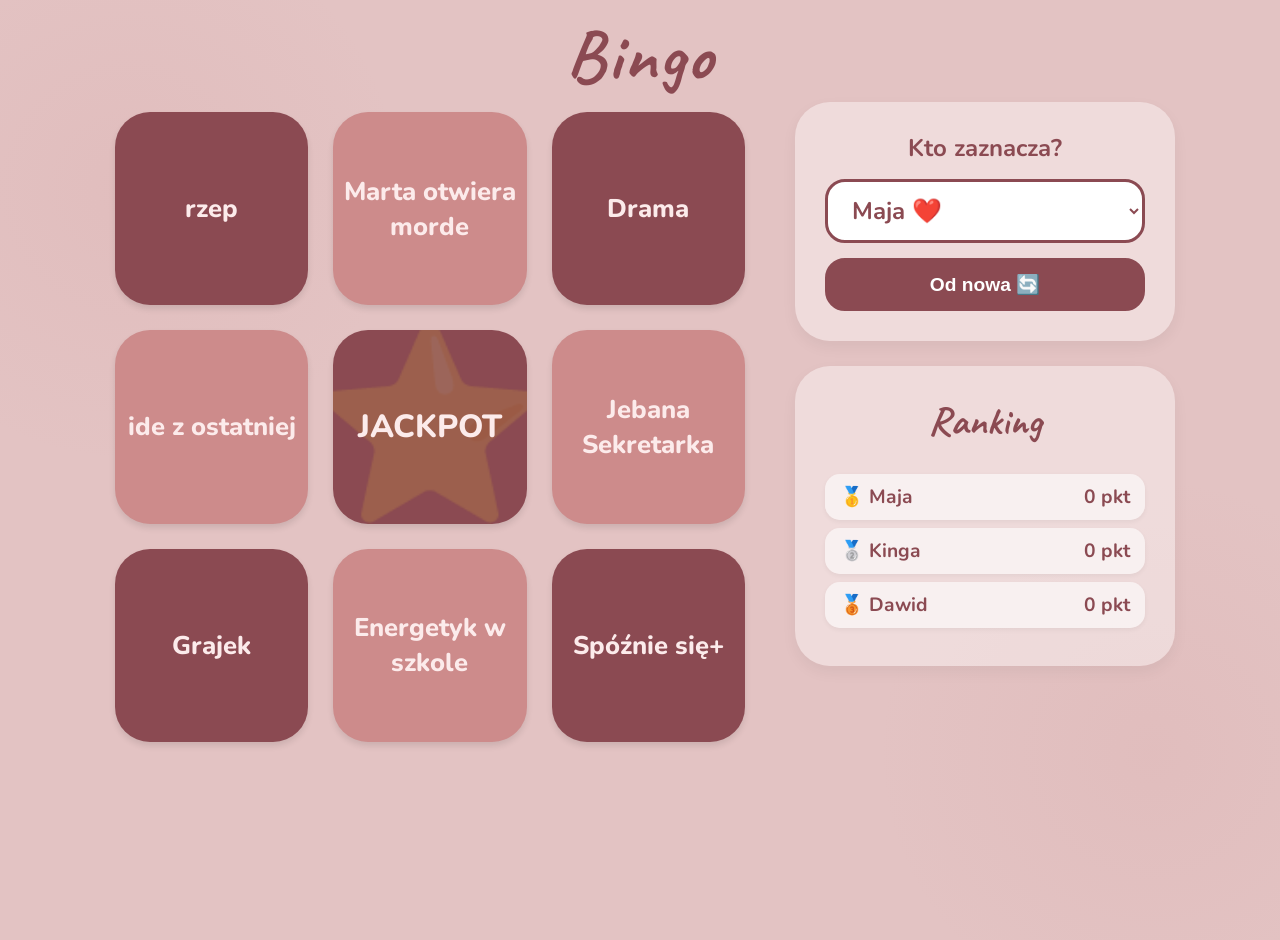
<file: GraTerenowa.html>
<!DOCTYPE html>
<html lang="pl">
<head>
    <meta charset="UTF-8">
    <meta name="viewport" content="width=device-width, initial-scale=1.0">
    <title>Szkolne Bingo 2026</title>
    <link rel="preconnect" href="https://fonts.googleapis.com">
    <link rel="preconnect" href="https://fonts.gstatic.com" crossorigin>
    <link href="https://fonts.googleapis.com/css2?family=Caveat:wght@700&family=Nunito:wght@800&display=swap" rel="stylesheet">
    <style>
        :root {
            --bg-color: #e3c3c3;
            --dark-square: #8b4a52;
            --light-square: #cd8b8b;
            --text-color: #fcebeb;
        }

        body {
            background-color: var(--bg-color);
            margin: 0;
            padding: 20px;
            font-family: 'Nunito', sans-serif;
            display: flex;
            flex-direction: column;
            align-items: center;
            min-height: 100vh;
            background-image: radial-gradient(circle at 10% 20%, rgba(205, 139, 139, 0.1) 0%, transparent 20%),
                              radial-gradient(circle at 90% 80%, rgba(205, 139, 139, 0.1) 0%, transparent 20%);
        }

        .header {
            text-align: center;
            margin-bottom: 10px;
        }

        .header h1 {
            font-family: 'Caveat', cursive;
            font-size: 4.5rem;
            color: var(--dark-square);
            margin: 0;
            line-height: 1;
            letter-spacing: 2px;
        }

        .header h2 {
            font-family: 'Caveat', cursive;
            font-size: 3rem;
            color: var(--light-square);
            margin: -10px 0 20px 0;
        }

        /* Główny kontener do ułożenia planszy i panelu obok siebie */
        .main-layout {
            display: flex;
            flex-direction: row;
            flex-wrap: wrap; /* Pozwala na zrzucenie panelu pod spód na telefonach */
            justify-content: center;
            align-items: flex-start;
            gap: 40px;
            width: 100%;
            max-width: 1200px;
        }

        /* Boczny panel na prawo od planszy */
        .side-panel {
            display: flex;
            flex-direction: column;
            gap: 25px;
            flex: 1;
            min-width: 280px;
            max-width: 380px; 
        }

        /* Kafelki w bocznym panelu */
        .controls, .leaderboard {
            background: rgba(255, 255, 255, 0.4); /* Półprzezroczyste szkło */
            border-radius: 35px;
            display: flex;
            flex-direction: column; /* Zawsze pod sobą w kafelkach bocznych */
            gap: 15px;
            align-items: stretch;
            box-shadow: 0 6px 15px rgba(0,0,0,0.05);
            box-sizing: border-box;
            padding: 30px;
            width: 100%;
        }

        select {
            padding: 12px 20px;
            border-radius: 20px;
            border: 3px solid var(--dark-square);
            background: white;
            font-family: 'Nunito', sans-serif;
            font-weight: bold;
            color: var(--dark-square);
            cursor: pointer;
            outline: none;
            font-size: 1.5rem;
            width: 100%;
        }
        
        .controls button {
            width: 100%; /* Przycisk na całą szerokość */
        }

        .bingo-board {
            display: grid;
            grid-template-columns: repeat(3, 1fr); /* Plansza 3 na 3 */
            gap: 25px; /* Kafelki dalej od siebie */
            background-color: transparent;
            padding: 10px;
            max-width: min(100%, 70vh);
            width: 100%;
        }

        .square {
            aspect-ratio: 1 / 1;
            border-radius: 35px; /* Bardziej zaokrąglone kafelki */
            display: flex;
            justify-content: center;
            align-items: center;
            text-align: center;
            padding: 5px;
            font-size: clamp(1rem, 4vmin, 1.6rem); /* Zmniejszona, responsywna czcionka */
            font-weight: 800;
            cursor: pointer;
            position: relative;
            color: var(--text-color);
            transition: transform 0.1s;
            user-select: none;
            box-shadow: 0 4px 6px rgba(0,0,0,0.1);
            overflow: hidden;
        }

        .square:active {
            transform: scale(0.95);
        }

        /* Idealny wzór szachownicy dla planszy 3x3 */
        .square:nth-child(odd) { background-color: var(--dark-square); }
        .square:nth-child(even) { background-color: var(--light-square); }

        .square.center {
            font-size: clamp(1.2rem, 4.5vmin, 2rem); /* Zmniejszony napis JACKPOT */
            /* Usunięto gigantyczną gwiazdę w tle */
        }

        .center-star {
            position: absolute;
            color: rgba(255, 255, 255, 0.15);
            font-size: clamp(6rem, 24vmin, 12rem);
            z-index: 0;
        }

        .square-text {
            z-index: 1;
        }

        .pin {
            position: absolute;
    font-size: clamp(1.8rem, 6vmin, 2.8rem); /* Zmniejszone pineski */
            transform: translate(-50%, -85%) rotate(-10deg);
            cursor: pointer;
            z-index: 2;
            pointer-events: none;
            transition: transform 0.1s ease;
            user-select: none;
        }

        /* Deszcz konfetti po wygranej */
        .confetti-piece {
            position: fixed;
            top: -100px;
            z-index: 9999;
            pointer-events: none;
            animation: fall-confetti linear forwards;
        }

        @keyframes fall-confetti {
            0% { transform: translateY(0) rotate(0deg); opacity: 1; }
            80% { opacity: 1; }
            100% { transform: translateY(110vh) rotate(720deg); opacity: 0; }
        }

        @media (max-width: 500px) {
            .square { border-radius: 25px; } /* Proporcjonalne zaokrąglenie na telefonach */
            .header h1 { font-size: 3.5rem; }
        }
    </style>
</head>
<body>

    <div class="header">
        <h1>Bingo</h1>
    </div>

    <div class="main-layout">
        <div class="bingo-board" id="board">
        </div>

        <div class="side-panel">
            <div class="controls">
                <label for="pinColorSelect" style="color: var(--dark-square); font-weight: bold; font-size: 1.5rem; text-align: center;">Kto zaznacza?</label>
                <select id="pinColorSelect">
                    <option value="0deg">Maja ❤️</option>
                    <option value="240deg">Kinga 💙</option>
                    <option value="120deg">Dawid 💚</option>
                </select>
                <button id="resetBtn" style="padding: 12px 20px; border-radius: 20px; border: 3px solid var(--dark-square); background: var(--dark-square); color: white; font-weight: bold; cursor: pointer; font-size: 1.2rem;">Od nowa 🔄</button>
            </div>

            <div class="leaderboard">
                <h2 style="color: var(--dark-square); margin: 0 0 5px 0; font-family: 'Caveat', cursive; font-size: 2.5rem; text-align: center;">Ranking</h2>
                <ul id="leaderboard-list" style="list-style: none; padding: 0; margin: 0; width: 100%;">
                    <!-- Tutaj pojawią się wyniki -->
                </ul>
            </div>
        </div>
    </div>

    <script>
        // Dokładnie 8 Twoich haseł (bez JACKPOTa, on jest obsługiwany osobno na środku)
        const phrases = [
            "Energetyk w szkole", 
            "Marta otwiera morde", 
            "ide z ostatniej", 
            "Spóźnie się+",
            "Jebana Sekretarka", 
            "rzep", 
            "Drama", 
            "Grajek"
        ];

        // Zapisywanie planszy i PINESEK w localStorage, żeby nie znikały po odświeżeniu
        let savedBoard = JSON.parse(localStorage.getItem('graTerenowaBoard_3x3'));
        let pinsList = JSON.parse(localStorage.getItem('graTerenowaPins_3x3')) || [];
        let scores = JSON.parse(localStorage.getItem('graTerenowaScores_3x3')) || { "0deg": 0, "240deg": 0, "120deg": 0 };
        
        if (scores["180deg"] !== undefined) scores = { "0deg": 0, "240deg": 0, "120deg": 0 }; // Czyści punkty po aktualizacji kolorów

        const playerNames = {
            "0deg": "Maja",
            "240deg": "Kinga",
            "120deg": "Dawid"
        };

        // Jeśli nie ma zapisanej planszy (lub jest w starym formacie), losujemy nową
        if (!savedBoard || savedBoard.length !== 8) {
            phrases.sort(() => Math.random() - 0.5);
            savedBoard = phrases;
            localStorage.setItem('graTerenowaBoard_3x3', JSON.stringify(savedBoard));
            
            // Czyścimy wszystko przy nowej planszy
            pinsList = [];
            scores = { "0deg": 0, "240deg": 0, "120deg": 0 };
            localStorage.setItem('graTerenowaPins_3x3', JSON.stringify(pinsList));
            localStorage.setItem('graTerenowaScores_3x3', JSON.stringify(scores));
            localStorage.removeItem('graTerenowaWonLines_3x3'); // Usuwamy pozostałości po starej wersji
        }

        const board = document.getElementById('board');
        let phraseIndex = 0;

        function renderLeaderboard() {
            const list = document.getElementById('leaderboard-list');
            list.innerHTML = '';
            
            // Sortujemy po największej ilości punktów
            const sortedPlayers = ["0deg", "240deg", "120deg"].sort((a, b) => scores[b] - scores[a]);
            const medals = ["🥇", "🥈", "🥉"];

            sortedPlayers.forEach((color, index) => {
                const li = document.createElement('li');
                li.style.padding = "10px 15px";
                li.style.margin = "8px 0";
                li.style.background = "rgba(255,255,255,0.6)";
                li.style.borderRadius = "15px";
                li.style.fontSize = "1.2rem";
                li.style.fontWeight = "bold";
                li.style.color = "var(--dark-square)";
                li.style.display = "flex";
                li.style.justifyContent = "space-between";
                li.style.boxShadow = "0 2px 5px rgba(0,0,0,0.05)";
                
                li.innerHTML = `<span>${medals[index]} ${playerNames[color]}</span> <span>${scores[color]} pkt</span>`;
                list.appendChild(li);
            });
        }

        function throwConfetti() {
            const emojis = ['🎉', '🎊', '✨', '🏆', '⭐', '🎈'];
            for (let i = 0; i < 45; i++) {
                const conf = document.createElement('div');
                conf.classList.add('confetti-piece');
                conf.innerText = emojis[Math.floor(Math.random() * emojis.length)];
                conf.style.left = Math.random() * 100 + 'vw'; // Pozycja X
                conf.style.fontSize = (Math.random() * 20 + 20) + 'px'; // Rozmiar
                const duration = Math.random() * 3 + 2; // Czas od 2 do 5 sekund
                conf.style.animationDuration = duration + 's';
                conf.style.animationDelay = (Math.random() * 0.5) + 's';
                document.body.appendChild(conf);
                
                setTimeout(() => conf.remove(), (duration + 0.5) * 1000); // Usuwanie
            }
        }

        function checkWins(isAddingPin) {
            let oldTotalScore = scores["0deg"] + scores["240deg"] + scores["120deg"];
            let newScores = { "0deg": 0, "240deg": 0, "120deg": 0 };

            const winningCombinations = [
                [0, 1, 2], [3, 4, 5], [6, 7, 8], // Rzędy poziome
                [0, 3, 6], [1, 4, 7], [2, 5, 8], // Kolumny pionowe
                [0, 4, 8], [2, 4, 6]             // Skosy
            ];

            ["0deg", "240deg", "120deg"].forEach(color => {
                // Zliczamy ile dany gracz ma pinesek w poszczególnych kafelkach (pole 4 to darmowy JACKPOT)
                let pinCounts = {0:0, 1:0, 2:0, 3:0, 4:999, 5:0, 6:0, 7:0, 8:0};
                pinsList.forEach(p => {
                    if (p.color === color) pinCounts[p.cellIndex]++;
                });

                winningCombinations.forEach((combo, index) => {
                    // Ilość punktów z tej linii to najmniejsza liczba pinesek z tworzących ją kafelków
                    let linesCompleted = Math.min(pinCounts[combo[0]], pinCounts[combo[1]], pinCounts[combo[2]]);
                    if (linesCompleted > 0) {
                        newScores[color] += linesCompleted;
                    }
                });
            });

            scores = newScores;
            localStorage.setItem('graTerenowaScores_3x3', JSON.stringify(scores));
            
            let newTotalScore = scores["0deg"] + scores["240deg"] + scores["120deg"];

            // Odpalamy konfetti tylko gdy wbiliśmy nową pineskę a wynik wzrósł
            if (isAddingPin && newTotalScore > oldTotalScore) {
                throwConfetti();
            }
            renderLeaderboard();
        }

        function saveAndRender(checkForWin = false) {
            // Zapis
            localStorage.setItem('graTerenowaPins_3x3', JSON.stringify(pinsList));

            // Czyszczenie obecnych pinesek z planszy
            document.querySelectorAll('.pin').forEach(p => p.remove());

            // Renderowanie pinesek na nowo
            pinsList.forEach(pin => {
                const cell = document.querySelector(`.square[data-index="${pin.cellIndex}"]`);
                if (cell) {
                    const pinEl = document.createElement('div');
                    pinEl.classList.add('pin');
                    pinEl.innerText = '📍';
                    pinEl.style.left = `${pin.x}px`;
                    pinEl.style.top = `${pin.y}px`;
                    pinEl.style.pointerEvents = 'auto';
                    // Dynamiczne kolorowanie przez filtr hue-rotate + dodanie cienia
                    pinEl.style.filter = `hue-rotate(${pin.color}) drop-shadow(2px 3px 3px rgba(0,0,0,0.4))`;

                    // Kliknięcie w istniejącą pineskę ją USUWA
                    pinEl.addEventListener('click', (e) => {
                        e.stopPropagation(); // Zapobiega dodaniu nowej pineski pod spodem
                        pinsList = pinsList.filter(p => p.id !== pin.id);
                        saveAndRender();
                    });

                    cell.appendChild(pinEl);
                }
            });

            // Zawsze obliczamy wynik na nowo (żeby np. ująć punkty gdy pineska jest usunięta)
            checkWins(checkForWin);
        }

        // Pętla tworząca 9 okienek
        for (let i = 0; i < 9; i++) {
            const square = document.createElement('div');
            square.className = 'square';
            square.dataset.index = i; // Dodajemy atrybut do identyfikacji kafelka

            // Polu numer 4 (czyli 5. w kolejności - sam środek) dajemy JACKPOT
            if (i === 4) {
                square.classList.add('center');
                square.innerHTML = `
                    <div class="center-star">⭐</div>
                    <span class="square-text">JACKPOT</span>
                `;
            } else {
                square.innerHTML = '<span class="square-text">' + savedBoard[phraseIndex] + '</span>';
                phraseIndex++;
            }

            // Kliknięcie w kafelek DODAJE pineskę w miejscu kursora
            square.addEventListener('click', function(e) {
                const rect = this.getBoundingClientRect();
                const x = e.clientX - rect.left;
                const y = e.clientY - rect.top;
                const color = document.getElementById('pinColorSelect').value;

                pinsList.push({ id: Date.now(), cellIndex: i, x, y, color });
                saveAndRender(true); // Argument "true", bo sprawdzamy wygraną po dołożeniu pineski
            });

            board.appendChild(square);
        }

        renderLeaderboard(); // Pierwsze wyrenderowanie tabeli rankingowej
        saveAndRender(); // Pierwsze wywołanie, żeby odtworzyć zapisane pineski

        // Obsługa przycisku resetowania gry
        document.getElementById('resetBtn').addEventListener('click', () => {
            if (confirm('Czy na pewno chcesz wyczyścić planszę i wylosować nowe hasła?')) {
                localStorage.removeItem('graTerenowaBoard_3x3'); // Usuwa hasła
                localStorage.removeItem('graTerenowaPins_3x3'); // Usuwa pineski
                localStorage.removeItem('graTerenowaScores_3x3'); // Usuwa punkty
                localStorage.removeItem('graTerenowaWonLines_3x3'); // Usuwa odblokowane linie
                location.reload();
            }
        });
    </script>
</body>
</html>
</file>
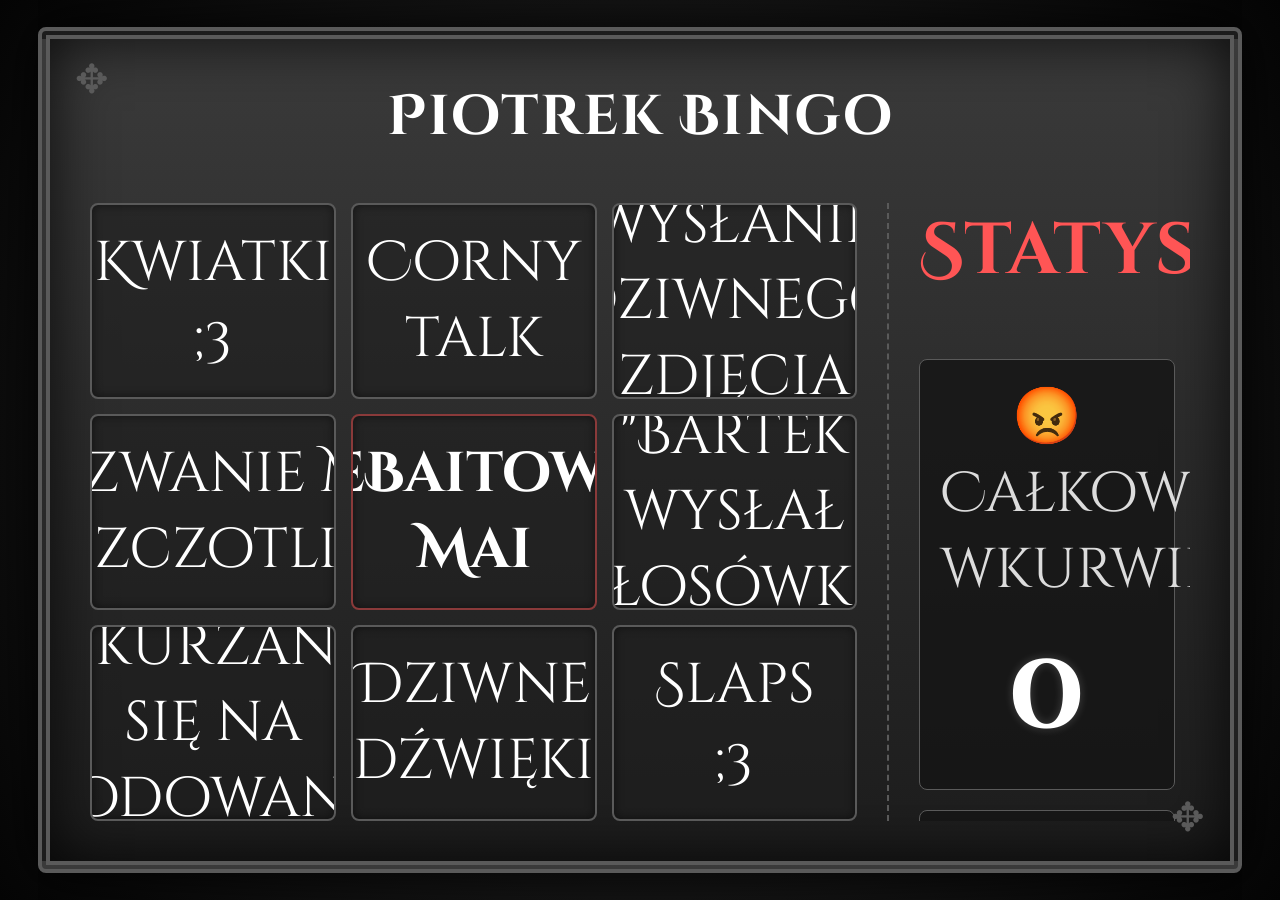
<file: Snowy.html>
<!DOCTYPE html>
<html lang="pl">
<head>
    <meta charset="UTF-8">
    <meta name="viewport" content="width=device-width, initial-scale=1.0">
    <title>Mój Nowy Projekt</title>
    <link rel="preconnect" href="https://fonts.googleapis.com">
    <link rel="preconnect" href="https://fonts.gstatic.com" crossorigin>
    <link href="https://fonts.googleapis.com/css2?family=Cinzel+Decorative:wght@700&display=swap" rel="stylesheet">
    <style>
        /* Resetujemy domyślne marginesy przeglądarki */
        body, html {
            margin: 0;
            padding: 0;
            height: 100%;
            /* Mroczne tło dla lepszego klimatu */
            background-color: #121212;
            background-image: radial-gradient(circle at center, #2a2a2a 0%, #050505 100%);
            display: flex;
            justify-content: center;
            align-items: center;
            font-family: 'Cinzel Decorative', serif;
        }

        /* Gotycki, szary panel roboczy */
        .gothic-panel {
            background: linear-gradient(180deg, #3a3a3a 0%, #1c1c1c 100%);
            width: 94vw;
            height: 94vh;
            box-sizing: border-box;
            /* Fikuśne, podwójne obramowanie przypominające kamienną ramę */
            border: 12px double #5a5a5a;
            border-radius: 8px;
            /* Głębokie cienie dające efekt katakumb/mrocznego zamku */
            box-shadow: 
                0 0 50px rgba(0, 0, 0, 0.9),
                inset 0 0 60px rgba(0, 0, 0, 0.8);
            padding: 40px;
            color: #dcdcdc; /* Srebrzysty tekst */
            text-align: center;
            position: relative;
            display: flex;
            flex-direction: column;
        }

        /* Układ Bingo */
        .bingo-container {
            display: flex;
            flex-direction: row;
            gap: 30px;
            flex: 1;
            min-height: 0;
            margin-top: 10px;
        }

        .bingo-board {
            flex: 3;
            display: grid;
            grid-template-columns: repeat(3, 1fr);
            grid-template-rows: repeat(3, 1fr);
            gap: 15px;
        }

        .bingo-sidebar {
            flex: 1;
            border-left: 2px dashed #5a5a5a;
            padding-left: 30px;
            display: flex;
            flex-direction: column;
            justify-content: flex-start;
            text-align: left;
            overflow-y: auto; /* Pozwala scrolować długą listę statystyk */
            padding-right: 15px;
        }

        /* Styl paska przewijania dla prawego panelu */
        .bingo-sidebar::-webkit-scrollbar { width: 12px; }
        .bingo-sidebar::-webkit-scrollbar-track { background: rgba(20, 20, 20, 0.5); border-radius: 6px; }
        .bingo-sidebar::-webkit-scrollbar-thumb { 
            background: #8a3a3a; 
            border-radius: 6px; 
            border: 2px solid #1c1c1c; 
        }

        /* Pojedynczy kafelek Bingo */
        .bingo-cell {
            background: rgba(30, 30, 30, 0.6);
            border: 2px solid #5a5a5a;
            border-radius: 8px;
            display: flex;
            align-items: center;
            justify-content: center;
            text-align: center; /* Wyśrodkowuje tekst, gdy połamie się na kilka linijek */
            font-size: 3.5rem; /* JESZCZE WIĘKSZA czcionka haseł wpisanych w kafelki */
            color: #ffffff;
            cursor: pointer;
            position: relative;
            transition: all 0.2s ease;
            padding: 15px;
            user-select: none;
            box-shadow: inset 0 0 10px rgba(0,0,0,0.5);
            overflow: hidden; /* Żeby pineski wbite na brzegu nie wychodziły poza ramkę */
        }

        .bingo-cell:hover {
            background: rgba(50, 50, 50, 0.8);
        }

        /* Efekt przypiętej pineski */
        .bingo-cell.has-pins {
            background: rgba(80, 20, 20, 0.4);
            border-color: #a04040;
        }

        /* Przycisk resetu (2 strzałeczki) w kafelku */
        .cell-reset {
            position: absolute;
            top: 8px;
            right: 8px;
            font-size: 5rem; /* Zdecydowanie większy przycisk resetu */
            opacity: 0; /* Ukryty, dopóki nie najedziesz na kafelek */
            transition: opacity 0.2s ease, transform 0.2s ease;
            z-index: 20;
        }
        .bingo-cell:hover .cell-reset {
            opacity: 0.6; /* Lekko widoczny po najechaniu na pole */
        }
        .cell-reset:hover {
            opacity: 1 !important;
            transform: rotate(180deg) scale(1.2); /* Fajna animacja obrotu */
        }

        /* Pojedyncza pineska dodawana w miejscu kliknięcia */
        .pin-icon {
            position: absolute;
            font-size: 3rem; /* Wielka pineska */
            transform: translate(-50%, -50%); /* Środkuje pineskę pod kursorem */
            cursor: pointer;
            z-index: 10;
            filter: drop-shadow(0 4px 6px rgba(0,0,0,0.8));
            transition: transform 0.1s ease;
        }
        .pin-icon:hover {
            transform: translate(-50%, -50%) scale(1.2); /* Lekko powiększa się po najechaniu (by usunąć) */
        }

        /* Wyróżnienie "Wkurzył mnie" */
        .bingo-cell.special {
            border-color: #8a3a3a;
            font-weight: bold;
        }

        /* Wygląd statystyk w panelu bocznym */
        .stat-box {
            background: rgba(20, 20, 20, 0.8);
            border: 1px solid #5a5a5a;
            padding: 20px;
            margin-bottom: 20px;
            border-radius: 8px;
            display: flex;
            flex-direction: column;
            gap: 10px;
            text-align: center;
        }

        .stat-box span {
            font-size: 3.5rem; /* Zwiększony opis licznika */
            color: #dcdcdc;
        }

        .stat-box strong {
            font-size: 7rem; /* ABSOLUTNIE POTĘŻNY wynik licznika */
            color: #ffffff;
            text-shadow: 0 0 10px rgba(255,255,255,0.2);
        }

        /* Przycisk twardego resetu */
        .full-reset-btn {
            background-color: rgba(138, 58, 58, 0.4);
            color: #dcdcdc;
            border: 2px dashed #a04040;
            border-radius: 8px;
            padding: 15px;
            font-size: 2.5rem; /* Ogromny przycisk resetu */
            font-family: 'Cinzel Decorative', serif;
            cursor: pointer;
            transition: all 0.2s ease;
            margin-top: 15px;
        }
        .full-reset-btn:hover {
            background-color: rgba(160, 64, 64, 0.8);
            color: #ffffff;
        }

        /* Mała responsywność pod telefony */
        @media (max-width: 900px) {
            .bingo-container {
                flex-direction: column;
                overflow-y: auto;
            }
            .bingo-sidebar {
                border-left: none;
                border-top: 2px dashed #5a5a5a;
                padding-left: 0;
                padding-top: 20px;
            }
            .bingo-board {
                min-height: 400px;
            }
        }

        /* Gotyckie zdobienia w narożnikach */
        .gothic-panel::before,
        .gothic-panel::after {
            content: "✥";
            position: absolute;
            font-size: 2.5rem;
            color: #5a5a5a;
        }

        .gothic-panel::before {
            top: 15px;
            left: 25px;
        }

        .gothic-panel::after {
            bottom: 15px;
            right: 25px;
        }
    </style>
</head>
<body>

    <div class="gothic-panel">
        <h1 style="margin-top: 0; color: #ffffff; letter-spacing: 2px; font-size: 3.5rem;">Piotrek Bingo</h1>
        
        <div class="bingo-container">
            <!-- Plansza Bingo -->
            <div class="bingo-board">
                <div class="bingo-cell" data-id="1">Kwiatki ;3</div>
                <div class="bingo-cell" data-id="2">Corny talk</div>
                <div class="bingo-cell" data-id="3">Wysłanie dziwnego zdjęcia</div>
                
                <div class="bingo-cell" data-id="4">Nazwanie Mai pieszczotliwie</div>
                <!-- Zwróć uwagę na data-id="wkurzenie" poniżej - to ono jest połączone z licznikiem -->
                <div class="bingo-cell special" data-id="wkurzenie">RageBaitowanie Mai</div>
                <div class="bingo-cell" data-id="6">"Bartek wysłał głosówkę"</div>
                
                <div class="bingo-cell" data-id="7">wkurzanie się na codowanie</div>
                <div class="bingo-cell" data-id="8">Dziwne dźwięki</div>
                <div class="bingo-cell" data-id="9">Slaps ;3</div>
            </div>
            
            <!-- Prawy panel ze statystykami -->
            <div class="bingo-sidebar">
                <h2 style="color: #ff5555; margin-top: 0; text-align: center; font-size: 4.5rem;">Statystyki</h2>
                
                <div class="stat-box">
                    <span>😡 Całkowite wkurwienie:</span>
                    <strong id="wkurz-counter">0</strong>
                </div>
                
                <div class="stat-box">
                    <span>📌 Dzisiejsze trafienia:</span>
                    <strong id="daily-pins">0</strong>
                </div>

                <!-- Miejsce na szczegółowe liczniki dla każdej kategorii -->
                <div id="detailed-stats" style="display: flex; flex-direction: column; gap: 15px; margin-bottom: 30px; margin-top: 10px;"></div>
                
                <p style="font-size: 2.2rem; color: #888; margin-top: auto; text-align: center;">Plansza resetuje się automatycznie każdego dnia.</p>
                <button id="full-reset-btn" class="full-reset-btn">TWARDY RESET</button>
            </div>
        </div>
    </div>

    <script>
        document.addEventListener('DOMContentLoaded', () => {
            const cells = document.querySelectorAll('.bingo-cell');
            const wkurzCounterEl = document.getElementById('wkurz-counter');
            const dailyPinsEl = document.getElementById('daily-pins');
            const fullResetBtn = document.getElementById('full-reset-btn');

            // Automatyczne odczytanie nazw kategorii z kafelków przed dodaniem pinesek/przycisków
            const categoryNames = {};
            cells.forEach(cell => {
                categoryNames[cell.dataset.id] = cell.textContent.trim();
            });

            // Logika resetowania o północy (sprawdza obecną datę)
            const today = new Date().toDateString();
            if (localStorage.getItem('bingoDate') !== today) {
                localStorage.removeItem('bingoPinsList'); // Czyści pineski
                localStorage.setItem('bingoDate', today); // Zapisuje nową datę
            }

            // Pobieranie zapisanych pinesek i licznika wkurzenia (który NIE resetuje się co dobe)
            let pinsList = JSON.parse(localStorage.getItem('bingoPinsList')) || [];
            let totalWkurzenie = parseInt(localStorage.getItem('totalWkurzenie')) || 0;

            function saveAndRender() {
                // Zapis
                localStorage.setItem('bingoPinsList', JSON.stringify(pinsList));
                localStorage.setItem('totalWkurzenie', totalWkurzenie);
                
                // Czyszczenie obecnych pinesek
                document.querySelectorAll('.pin-icon').forEach(p => p.remove());
                cells.forEach(c => c.classList.remove('has-pins'));
                
                // Generowanie nowych
                pinsList.forEach(pin => {
                    const cell = document.querySelector(`.bingo-cell[data-id="${pin.cellId}"]`);
                    if (cell) {
                        cell.classList.add('has-pins');
                        const pinEl = document.createElement('div');
                        pinEl.classList.add('pin-icon');
                        pinEl.innerText = '📌';
                        pinEl.style.left = `${pin.x}px`;
                        pinEl.style.top = `${pin.y}px`;
                        
                        // Kliknięcie w istniejącą pineskę ją USUWA
                        pinEl.addEventListener('click', (e) => {
                            e.stopPropagation(); // Ignoruje kliknięcie kafelka pod spodem
                            pinsList = pinsList.filter(p => p.id !== pin.id);
                            if (pin.cellId === 'wkurzenie') totalWkurzenie--;
                            saveAndRender();
                        });
                        
                        cell.appendChild(pinEl);
                    }
                });
                
                // Aktualizacja tekstów
                dailyPinsEl.innerText = pinsList.length;
                wkurzCounterEl.innerText = totalWkurzenie;

                // Zliczanie i renderowanie statystyk dla KAŻDEJ pojedynczej kategorii
                const dailyCounts = {};
                Object.keys(categoryNames).forEach(id => dailyCounts[id] = 0);
                
                pinsList.forEach(pin => {
                    if (dailyCounts[pin.cellId] !== undefined) dailyCounts[pin.cellId]++;
                });

                const detailedStatsEl = document.getElementById('detailed-stats');
                detailedStatsEl.innerHTML = ''; // Czyści listę
                
                // Tworzy i dopina wiersze liczników dla każdego dostępnego kafelka
                Object.keys(categoryNames).forEach(id => {
                    const row = document.createElement('div');
                    row.style.display = 'flex';
                    row.style.justifyContent = 'space-between';
                    row.style.alignItems = 'center';
                    row.style.borderBottom = '1px solid rgba(90, 90, 90, 0.5)';
                    row.style.paddingBottom = '10px';
                    
                    row.innerHTML = `
                        <span style="font-size: 2.2rem; color: #ccc; text-align: left; flex: 1; padding-right: 15px; line-height: 1.1;">${categoryNames[id]}</span>
                        <strong style="font-size: 3.5rem; color: ${dailyCounts[id] > 0 ? '#ffcccc' : '#666'};">${dailyCounts[id]}</strong>
                    `;
                    
                    detailedStatsEl.appendChild(row);
                });
            }
            
            saveAndRender(); // Odpal przy załadowaniu strony

            cells.forEach(cell => {
                // Tworzymy przycisk resetu dla każdego kafelka
                const resetBtn = document.createElement('div');
                resetBtn.classList.add('cell-reset');
                resetBtn.innerText = '🔄'; // Ikonka dwóch strzałek
                resetBtn.title = 'Zresetuj pineski w tym kafelku';
                
                resetBtn.addEventListener('click', (e) => {
                    e.stopPropagation(); // Ignoruje kliknięcie kafelka pod spodem (nie doda pineski)
                    const id = cell.dataset.id;
                    
                    // Usuwamy tylko te z obecnego kafelka i ewentualnie redukujemy licznik "wkurzenia"
                    const pinsToRemove = pinsList.filter(p => p.cellId === id);
                    if (id === 'wkurzenie') totalWkurzenie -= pinsToRemove.length;
                    
                    pinsList = pinsList.filter(p => p.cellId !== id);
                    saveAndRender();
                });
                cell.appendChild(resetBtn);

                // Kliknięcie w kafelek DODAJE pineskę w miejscu kursora
                cell.addEventListener('click', (e) => {
                    const id = cell.dataset.id;
                    
                    // Pozycja myszki względem kafelka
                    const rect = cell.getBoundingClientRect();
                    const x = e.clientX - rect.left;
                    const y = e.clientY - rect.top;
                    
                    pinsList.push({ id: Date.now().toString(), cellId: id, x: x, y: y });
                    if (id === 'wkurzenie') totalWkurzenie++;
                    
                    saveAndRender();
                });
            });

            // Logika twardego resetu całej planszy
            fullResetBtn.addEventListener('click', () => {
                if (confirm('Czy na pewno chcesz usunąć wszystkie pineski i zresetować CAŁKOWITE WKURWIENIE do zera?')) {
                    pinsList = [];
                    totalWkurzenie = 0;
                    saveAndRender();
                }
            });
        });
    </script>
</body>
</html>
</file>
